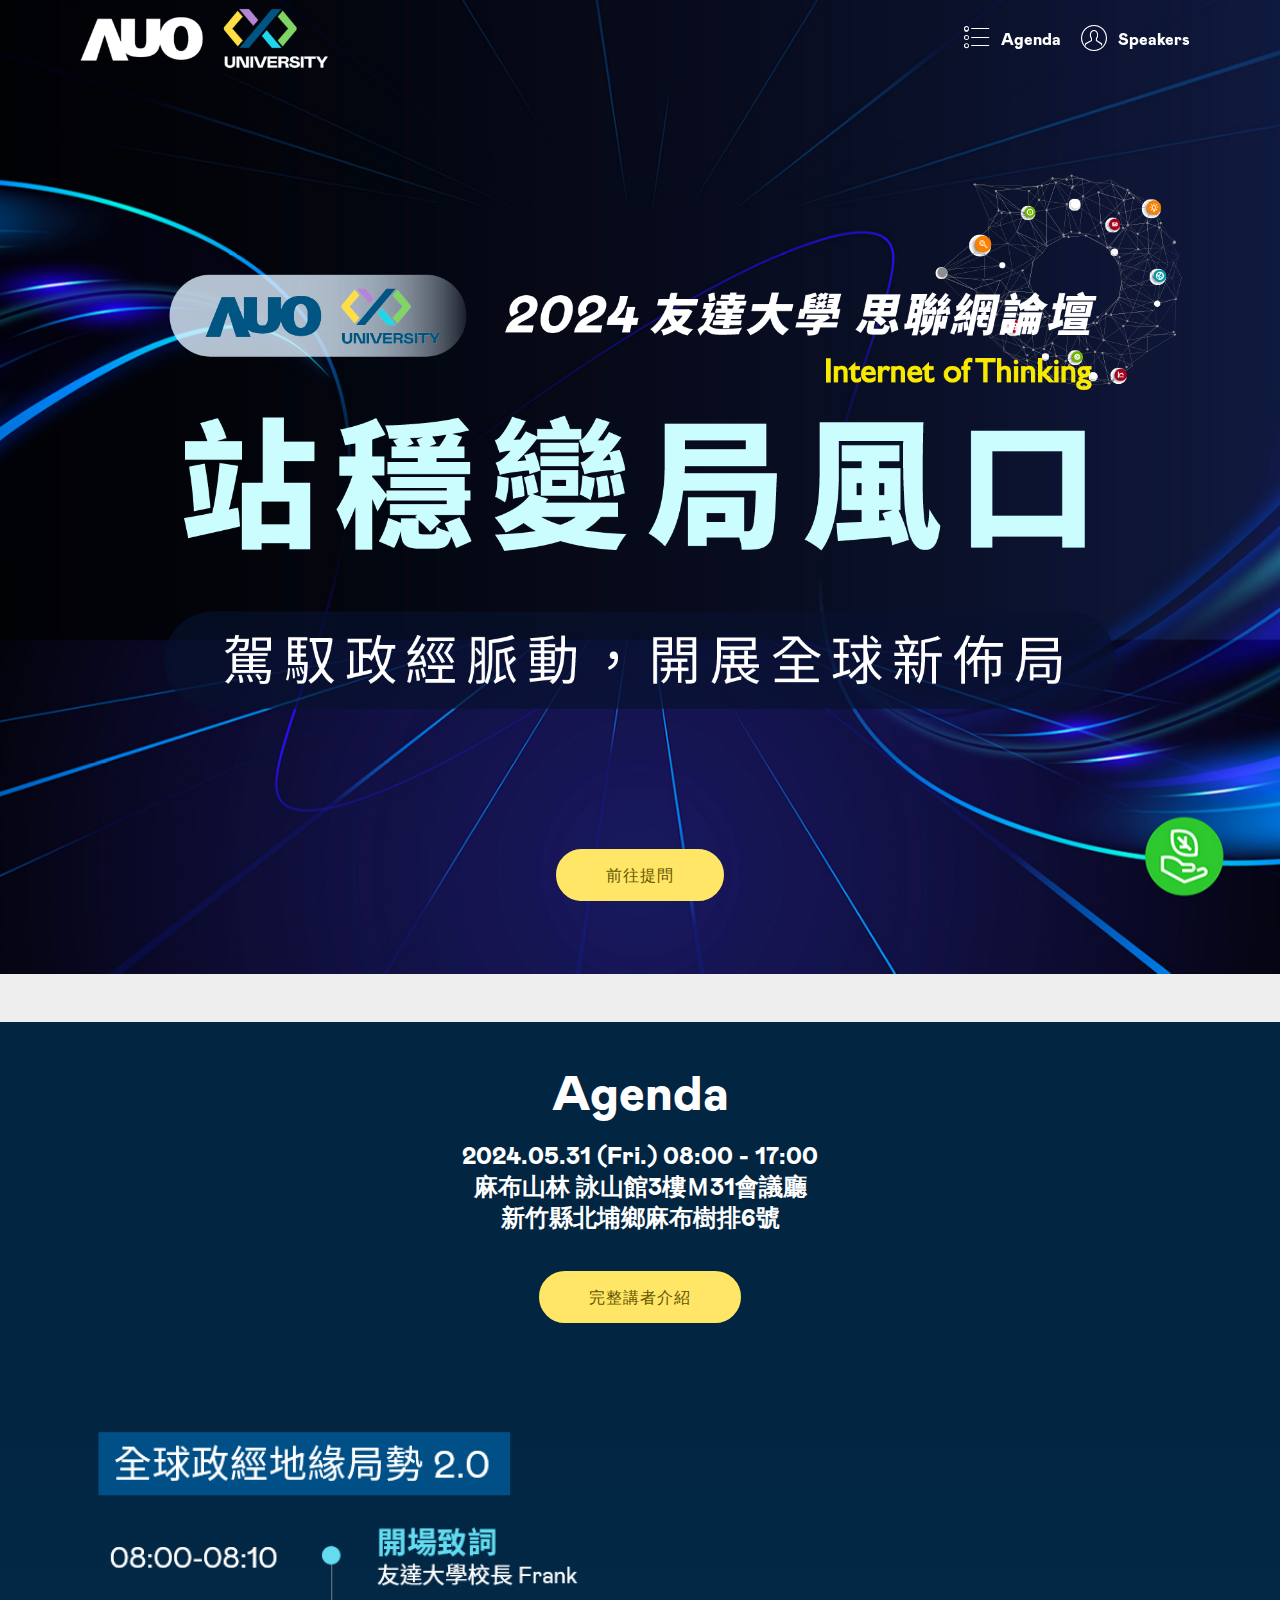
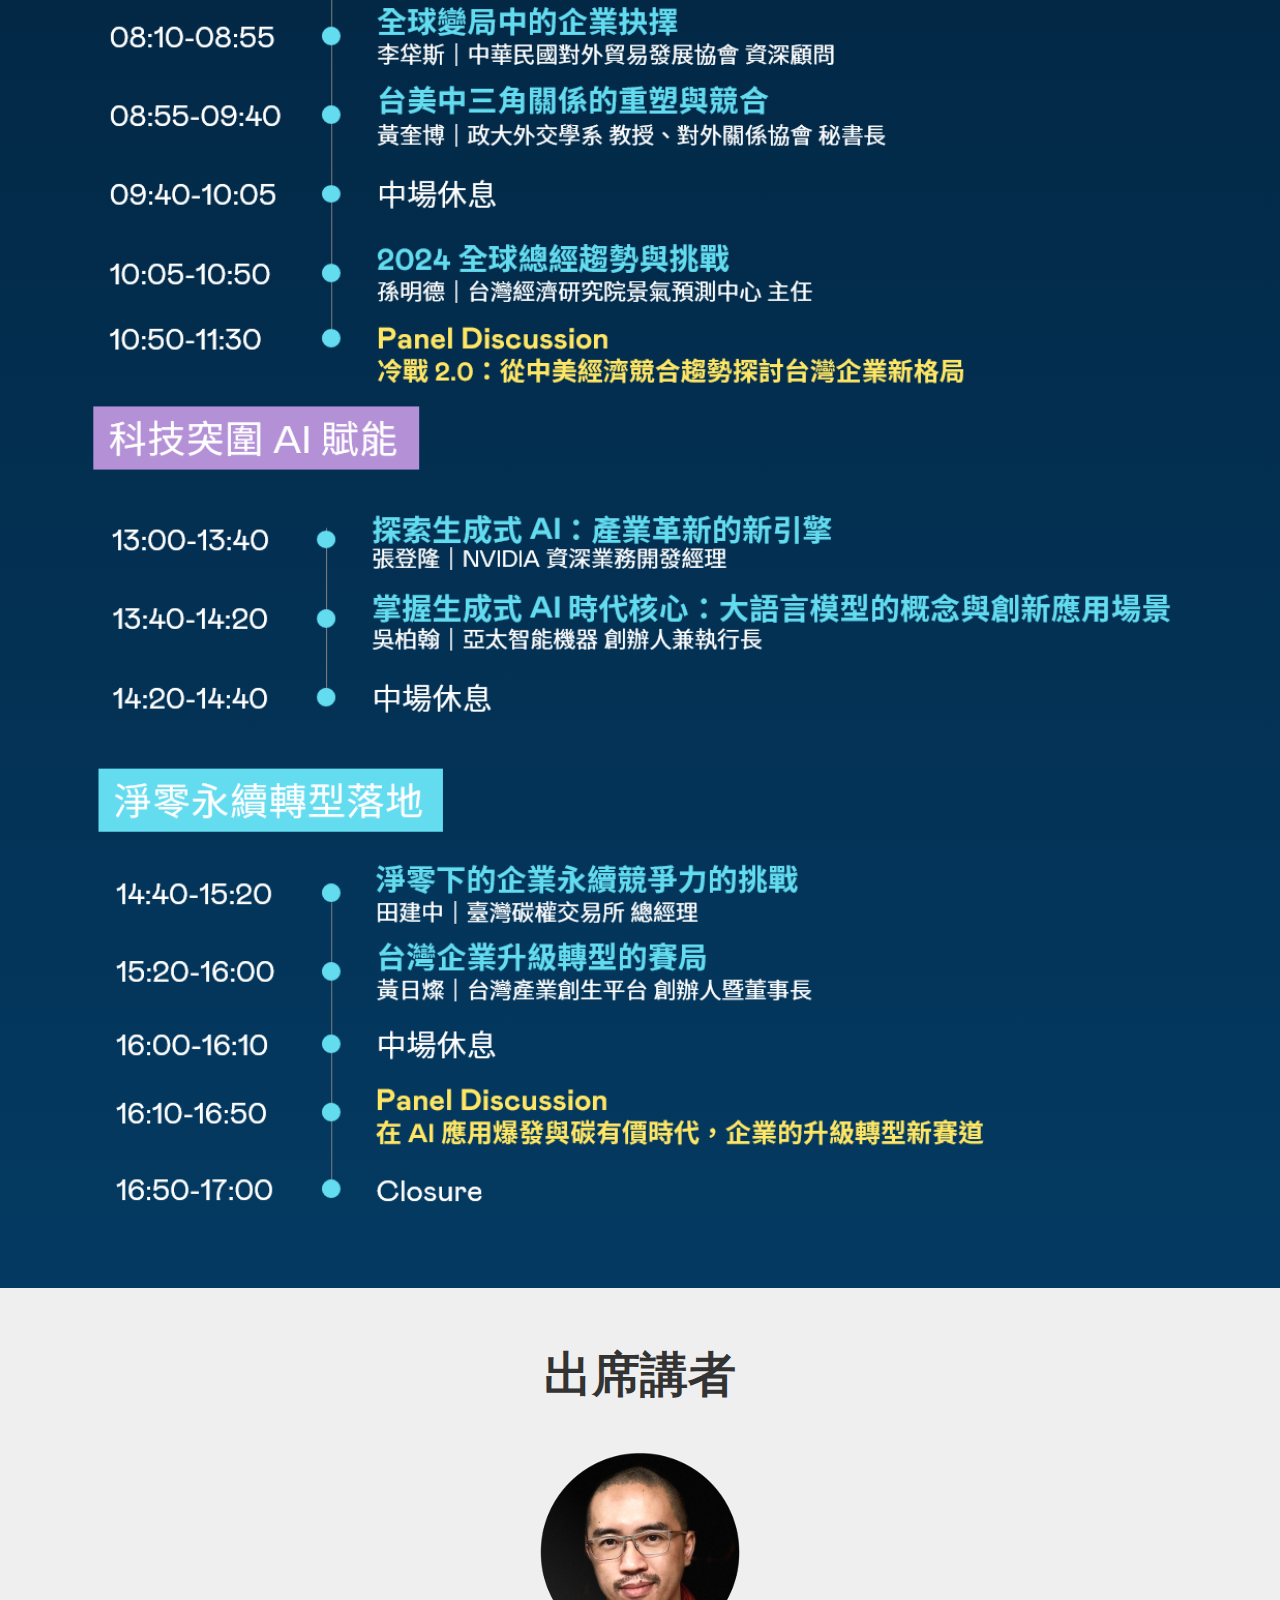
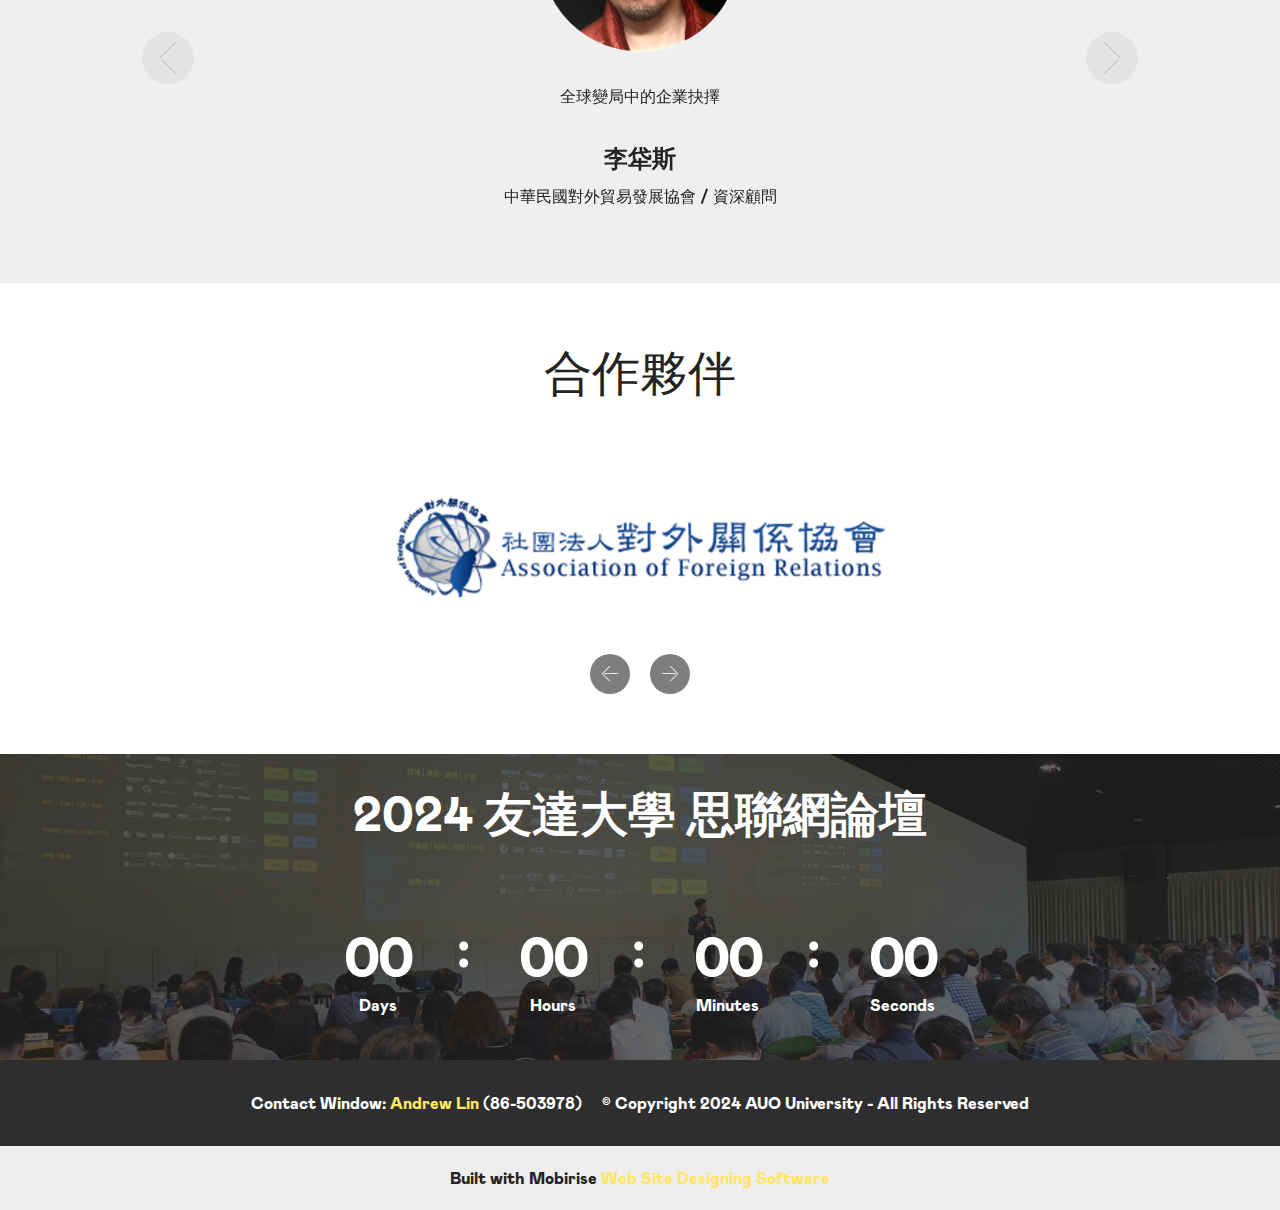
<file: index.html>
<!DOCTYPE html>
<html  >
<head>
  <!-- Site made with Mobirise Website Builder v5.8.9, https://mobirise.com -->
  <meta charset="UTF-8">
  <meta http-equiv="X-UA-Compatible" content="IE=edge">
  <meta name="generator" content="Mobirise v5.8.9, mobirise.com">
  <meta name="viewport" content="width=device-width, initial-scale=1, minimum-scale=1">
  <link rel="shortcut icon" href="assets/images/751X751.png" type="image/x-icon">
  <meta name="description" content="">
  <meta property="og:image" content="assets/images/751X751.png"> 
  
  
  <title>友達大學思聯網論壇</title>
  <link rel="stylesheet" href="assets/web/assets/mobirise-icons/mobirise-icons.css">
  <link rel="stylesheet" href="assets/bootstrap/css/bootstrap.min.css">
  <link rel="stylesheet" href="assets/bootstrap/css/bootstrap-grid.min.css">
  <link rel="stylesheet" href="assets/bootstrap/css/bootstrap-reboot.min.css">
  <link rel="stylesheet" href="assets/tether/tether.min.css">
  <link rel="stylesheet" href="assets/dropdown/css/style.css">
  <link rel="stylesheet" href="assets/theme/css/style.css">
  <link href="assets/fonts/style.css" rel="stylesheet">
  <link rel="preload" as="style" href="assets/mobirise/css/mbr-additional.css"><link rel="stylesheet" href="assets/mobirise/css/mbr-additional.css" type="text/css">

  
  
  
</head>
<body>
  
  <section class="menu cid-tEwEPbsbkI" once="menu" id="menu1-2v">

    

    <nav class="navbar navbar-expand beta-menu navbar-dropdown align-items-center navbar-fixed-top navbar-toggleable-sm bg-color transparent">
        <button class="navbar-toggler navbar-toggler-right" type="button" data-toggle="collapse" data-target="#navbarSupportedContent" aria-controls="navbarSupportedContent" aria-expanded="false" aria-label="Toggle navigation">
            <div class="hamburger">
                <span></span>
                <span></span>
                <span></span>
                <span></span>
            </div>
        </button>
        <div class="menu-logo">
            <div class="navbar-brand">
                <span class="navbar-logo">
                    <a href="index.html#header4-36">
                         <img src="assets/images/auo-university-logo-395x97.png" alt="Mobirise" style="height: 3.8rem;">
                    </a>
                    
               </span>
                
            </div>
        </div>
        


  
        <div class="collapse navbar-collapse" id="navbarSupportedContent">
            <ul class="navbar-nav nav-dropdown nav-right" data-app-modern-menu="true"><li class="nav-item">
                    <a class="nav-link link text-white text-primary display-4" href="index.html#content4-37"><span class="mbri-bulleted-list mbr-iconfont mbr-iconfont-btn"></span>
                        
                        Agenda</a>
                </li>
                <li class="nav-item">
                    <a class="nav-link link text-white text-primary display-4" href="speaker.html#header11-2k"><span class="mbri-user mbr-iconfont mbr-iconfont-btn"></span>
                        
                        Speakers</a>
                </li></ul>
            
        </div>
    </nav>
</section>

<section class="header4 cid-tEwZG8pBSR mbr-parallax-background" id="header4-36">

    

    

    <div class="container">
        <div class="row justify-content-md-center">
            <div class="media-content col-md-10">
                
                
                <div class="mbr-text align-center mbr-white pb-3">
                    
                </div>
                
            </div>
            <div class="mbr-figure pt-5">
                <img src="assets/images/head-word-4-1496x930.png" alt="Mobirise" style="width: 100%;">
               <p>
                
            </div>
         <div class="mbr-section-btn align-center py-4"><a class="btn btn-success display-4" href="https://app.sli.do/event/4MG8k3vEv6UdxtpV5AgkD4/live/questions" target="_blank">前往提問</a></div>
          
        </div>
    </div>
</section>

<section class="mbr-section content4 cid-tEwZH7SaMy" id="content4-37">

    

    <div class="container">
        <div class="media-container-row">
            <div class="title col-12 col-md-8">
                <h2 class="align-center pb-3 mbr-fonts-style display-2">
                    Agenda</h2>
                <h3 class="mbr-section-subtitle align-center mbr-light mbr-fonts-style display-5"><strong>2024.05.31 (Fri.) 08:00 - 17:00</strong><br><strong>麻布山林 詠山館3樓Ｍ31會議廳</strong><br><strong>新竹縣北埔鄉麻布樹排6號</strong></h3>
                <div class="mbr-section-btn align-center py-4"><a class="btn btn-success display-4" href="speaker.html#header11-2k" target="_blank">完整講者介紹</a></div>
            </div>
        </div>
    </div>
</section>

<section class="cid-tEwZHVctrL" id="image3-38">

    

    <figure class="mbr-figure container">
            <div class="image-block" style="width: 100%;">
                <img src="assets/images/-1115x1141.png" width="1400" alt="Mobirise">
                
            </div>
    </figure>
</section>

<section class="carousel slide testimonials-slider cid-tEwZJ6M48G" data-interval="false" id="testimonials-slider1-39">
    
    

    

    <div class="container text-center">
        <h2 class="pb-5 mbr-fonts-style display-2"><strong>
            出席講者</strong></h2>

        <div class="carousel slide" role="listbox" data-pause="true" data-keyboard="false" data-ride="carousel" data-interval="5000">
            <div class="carousel-inner">
                
                
<div class="carousel-item">
                    <div class="user col-md-8">
                        <div class="user_image">
                            <a href="speaker.html#features11-28" target="_blank" ><img src="assets/images/1-360x360.png" alt="" title=""></a>
                        </div>
                        <div class="user_text pb-3">
                            <p class="mbr-fonts-style display-7">全球變局中的企業抉擇<br></p>
                        </div>
                        <div class="user_name mbr-bold pb-2 mbr-fonts-style display-5">李牮斯</div>
                        <div class="user_desk mbr-light mbr-fonts-style display-7">中華民國對外貿易發展協會 / 資深顧問</div>
                    </div>
                </div><div class="carousel-item">
                    <div class="user col-md-8">
                        <div class="user_image">
                            <a href="speaker.html#features11-29" target="_blank" ><img src="assets/images/1-400x399.png" alt="" title=""></a>
                        </div>
                        <div class="user_text pb-3">
                            <p class="mbr-fonts-style display-7">台美中三角關係的重塑與競合<br></p>
                        </div>
                        <div class="user_name mbr-bold pb-2 mbr-fonts-style display-5">黃奎博</div>
                        <div class="user_desk mbr-light mbr-fonts-style display-7">國立政治大學外交學系 / 教授</div>
                    <div class="user_desk mbr-light mbr-fonts-style display-7">對外關係協會 / 秘書長</div>
                    </div>
                </div><div class="carousel-item">
                    <div class="user col-md-8">
                        <div class="user_image">
                            <a href="speaker.html#features11-2a" target="_blank" ><img src="assets/images/1-402x402.png" alt="" title=""></a>
                        </div>
                        <div class="user_text pb-3">
                            <p class="mbr-fonts-style display-7">2024 全球總經趨勢與挑戰<br></p>
                        </div>
                        <div class="user_name mbr-bold pb-2 mbr-fonts-style display-5">孫明德</div>
                        <div class="user_desk mbr-light mbr-fonts-style display-7">台灣經濟研究院 景氣預測中心 / 主任</div>
                    </div>
                </div><div class="carousel-item">
                    <div class="user col-md-8">
                        <div class="user_image">
                            <a href="speaker.html#features11-3f" target="_blank" ><img src="assets/images/1-401x401.png" alt="" title=""></a>
                        </div>
                        <div class="user_text pb-3">
                            <p class="mbr-fonts-style display-7">探索生成式 AI：產業革新的新引擎<br></p>
                        </div>
                        <div class="user_name mbr-bold pb-2 mbr-fonts-style display-5">張登隆</div>
                        <div class="user_desk mbr-light mbr-fonts-style display-7">NVIDIA /&nbsp;<span style="font-size: 1rem;">資深業務開發經理</span></div>
                    </div>
                </div><div class="carousel-item">
                    <div class="user col-md-8">
                        <div class="user_image">
                            <a href="speaker.html#features11-2b" target="_blank" ><img src="assets/images/1-356x356.png" alt="" title=""></a>
                        </div>
                        <div class="user_text pb-3">
                            <p class="mbr-fonts-style display-7">掌握生成式 AI 時代核心：大語言模型的概念與創新應用場景<br></p>
                        </div>
                        <div class="user_name mbr-bold pb-2 mbr-fonts-style display-5">吳柏翰</div>
                        <div class="user_desk mbr-light mbr-fonts-style display-7">亞太智能機器 / 創辦人兼執行長</div>
                    </div>
                </div><div class="carousel-item">
                    <div class="user col-md-8">
                        <div class="user_image">
                            <a href="speaker.html#features11-3g" target="_blank" ><img src="assets/images/1-400x400.png" alt="" title=""></a>
                        </div>
                        <div class="user_text pb-3">
                            <p class="mbr-fonts-style display-7">淨零下的企業永續競爭力挑戰<br></p>
                        </div>
                        <div class="user_name mbr-bold pb-2 mbr-fonts-style display-5">田建中</div>
                        <div class="user_desk mbr-light mbr-fonts-style display-7">臺灣碳權交易所 / 總經理</span></div>
                    </div>
                </div>
          
                      <div class="carousel-item">
                    <div class="user col-md-8">
                        <div class="user_image">
                            <a href="speaker.html#features11-2e" target="_blank" ><img src="assets/images/1-403x403.png" alt="" title=""></a>
                        </div>
                        <div class="user_text pb-3">
                            <p class="mbr-fonts-style display-7">台灣企業升級轉型的賽局</p>
                        </div>
                        <div class="user_name mbr-bold pb-2 mbr-fonts-style display-5">黃日燦
</div>
                        <div class="user_desk mbr-light mbr-fonts-style display-7">台灣產業創生平台 / 創辦人暨董事長</span></div>
                    </div>
                </div>
          </div>

            <div class="carousel-controls">
                <a class="carousel-control-prev" role="button" data-slide="prev">
                  <span aria-hidden="true" class="mbri-arrow-prev mbr-iconfont"></span>
                  <span class="sr-only">Previous</span>
                </a>
                
                <a class="carousel-control-next" role="button" data-slide="next">
                  <span aria-hidden="true" class="mbri-arrow-next mbr-iconfont"></span>
                  <span class="sr-only">Next</span>
                </a>
            </div>
        </div>
    </div>
</section>

<section class="clients cid-tEwZKqBCZg" data-interval="false" id="clients-3a">
      

    
        <div class="container mb-5">
            <div class="media-container-row">
                <div class="col-12 align-center">
                    <h2 class="mbr-section-title pb-3 mbr-fonts-style display-2">合作夥伴</h2>
                    
                </div>
            </div>
        </div>

    <div class="container">
        <div class="carousel slide" role="listbox" data-pause="true" data-keyboard="false" data-ride="carousel" data-interval="4000">
            <div class="carousel-inner" data-visible="1">
                
                
                
                
                
            <div class="carousel-item ">
                    <div class="media-container-row">
                        <div class="col-md-12">
                            <div class="wrap-img ">
                                <img src="assets/images/finance-logo-808x214.png" class="img-responsive clients-img" alt="">
                            </div>
                        </div>
                    </div>
                </div><div class="carousel-item ">
                    <div class="media-container-row">
                        <div class="col-md-12">
                            <div class="wrap-img ">
                                <img src="assets/images/tasc-logo-808x213.png" class="img-responsive clients-img" alt="">
                            </div>
                        </div>
                    </div>
                </div><div class="carousel-item ">
                    <div class="media-container-row">
                        <div class="col-md-12">
                            <div class="wrap-img ">
                                <img src="assets/images/logo-808x214.png" class="img-responsive clients-img" alt="">
                            </div>
                        </div>
                    </div>
                </div><div class="carousel-item ">
                    <div class="media-container-row">
                        <div class="col-md-12">
                            <div class="wrap-img ">
                                <img src="assets/images/ichef-logo-808x213.png" class="img-responsive clients-img" alt="">
                            </div>
                        </div>
                    </div>
                </div><div class="carousel-item ">
                    <div class="media-container-row">
                        <div class="col-md-12">
                            <div class="wrap-img ">
                                <img src="assets/images/-logo-808x214.png" class="img-responsive clients-img" alt="">
                            </div>
                        </div>
                    </div>
                </div><div class="carousel-item ">
                    <div class="media-container-row">
                        <div class="col-md-12">
                            <div class="wrap-img ">
                                <img src="assets/images/ikala-logo-808x214.png" class="img-responsive clients-img" alt="">
                            </div>
                        </div>
                    </div>
                </div><div class="carousel-item ">
                    <div class="media-container-row">
                        <div class="col-md-12">
                            <div class="wrap-img ">
                                <img src="assets/images/appier-logo-808x214.png" class="img-responsive clients-img" alt="">
                            </div>
                        </div>
                    </div>
                </div><div class="carousel-item ">
                    <div class="media-container-row">
                        <div class="col-md-12">
                            <div class="wrap-img ">
                                <img src="assets/images/to-642x214.png" class="img-responsive clients-img" alt="">
                            </div>
                        </div>
                    </div>
                   </div><div class="carousel-item ">
                    <div class="media-container-row">
                        <div class="col-md-12">
                            <div class="wrap-img ">
                                <img src="assets/images/nvidia-642x214.png" class="img-responsive clients-img" alt="">
                            </div>
                        </div>
                       </div>
                    </div></div>
            <div class="carousel-controls">
                <a data-app-prevent-settings="" class="carousel-control carousel-control-prev" role="button" data-slide="prev">
                    <span aria-hidden="true" class="mbri-left mbr-iconfont"></span>
                    <span class="sr-only">Previous</span>
                </a>
                <a data-app-prevent-settings="" class="carousel-control carousel-control-next" role="button" data-slide="next">
                    <span aria-hidden="true" class="mbri-right mbr-iconfont"></span>
                    <span class="sr-only">Next</span>
                </a>
            </div>
        </div>
    </div>
</section>

<section class="countdown1 cid-tEwZMIoSr3" id="countdown1-3c">
    
    
    <div class="mbr-overlay" style="opacity: 0.7; background-color: rgb(35, 35, 35);">
    </div>
    <div class="container ">
        <h2 class="mbr-section-title pb-3 align-center mbr-fonts-style display-2"><strong>2024 友達大學 思聯網論壇</strong></h2>
        
        
    </div>
    <div class="container countdown-cont align-center">
        <div class="daysCountdown col-xs-3 col-sm-3 col-md-3" title="Days"></div>
        <div class="hoursCountdown col-xs-3 col-sm-3 col-md-3" title="Hours"></div> 
        <div class="minutesCountdown col-xs-3 col-sm-3 col-md-3" title="Minutes"></div> 
        <div class="secondsCountdown col-xs-3 col-sm-3 col-md-3" title="Seconds"></div>
        <div class="countdown pt-5 mt-2" data-due-date="2024/05/31"> 
        </div>
    </div>
</section>

<section once="footers" class="cid-tEx2Svg1Ny" id="footer6-3e">

    

    

    <div class="container">
        <div class="media-container-row align-center mbr-white">
            <div class="col-12">
                <p class="mbr-text mb-0 mbr-fonts-style display-4">Contact Window: <a href="mailto:andrew.zq.lin@auo.com" class="text-primary">Andrew Lin</a>&nbsp;(86-503978)&nbsp; &nbsp; &nbsp;© Copyright 2024 AUO University - All Rights Reserved
                </p>
            </div>
        </div>
    </div>
</section><section class="display-7" style="padding: 0;align-items: center;justify-content: center;flex-wrap: wrap;    align-content: center;display: flex;position: relative;height: 4rem;"><a href="https://mobiri.se/2091466" style="flex: 1 1;height: 4rem;position: absolute;width: 100%;z-index: 1;"><img alt=" Free Web Site  Building Software" style="height: 4rem;" src="[data-uri]"></a><p style="margin: 0;text-align: center;" class="display-7">Built with Mobirise &#8204;</p><a style="z-index:1" href="https://mobirise.com/website-design-software.html">Web Site Designing Software</a></section><script src="assets/popper/popper.min.js"></script>  <script src="assets/web/assets/jquery/jquery.min.js"></script>  <script src="assets/bootstrap/js/bootstrap.min.js"></script>  <script src="assets/tether/tether.min.js"></script>  <script src="assets/smoothscroll/smooth-scroll.js"></script>  <script src="assets/parallax/jarallax.min.js"></script>  <script src="assets/bootstrapcarouselswipe/bootstrap-carousel-swipe.js"></script>  <script src="assets/mbr-testimonials-slider/mbr-testimonials-slider.js"></script>  <script src="assets/mbr-clients-slider/mbr-clients-slider.js"></script>  <script src="assets/countdown/jquery.countdown.min.js"></script>  <script src="assets/dropdown/js/nav-dropdown.js"></script>  <script src="assets/dropdown/js/navbar-dropdown.js"></script>  <script src="assets/touchswipe/jquery.touch-swipe.min.js"></script>  <script src="assets/theme/js/script.js"></script>  
  
  
</body>
</html>
</file>
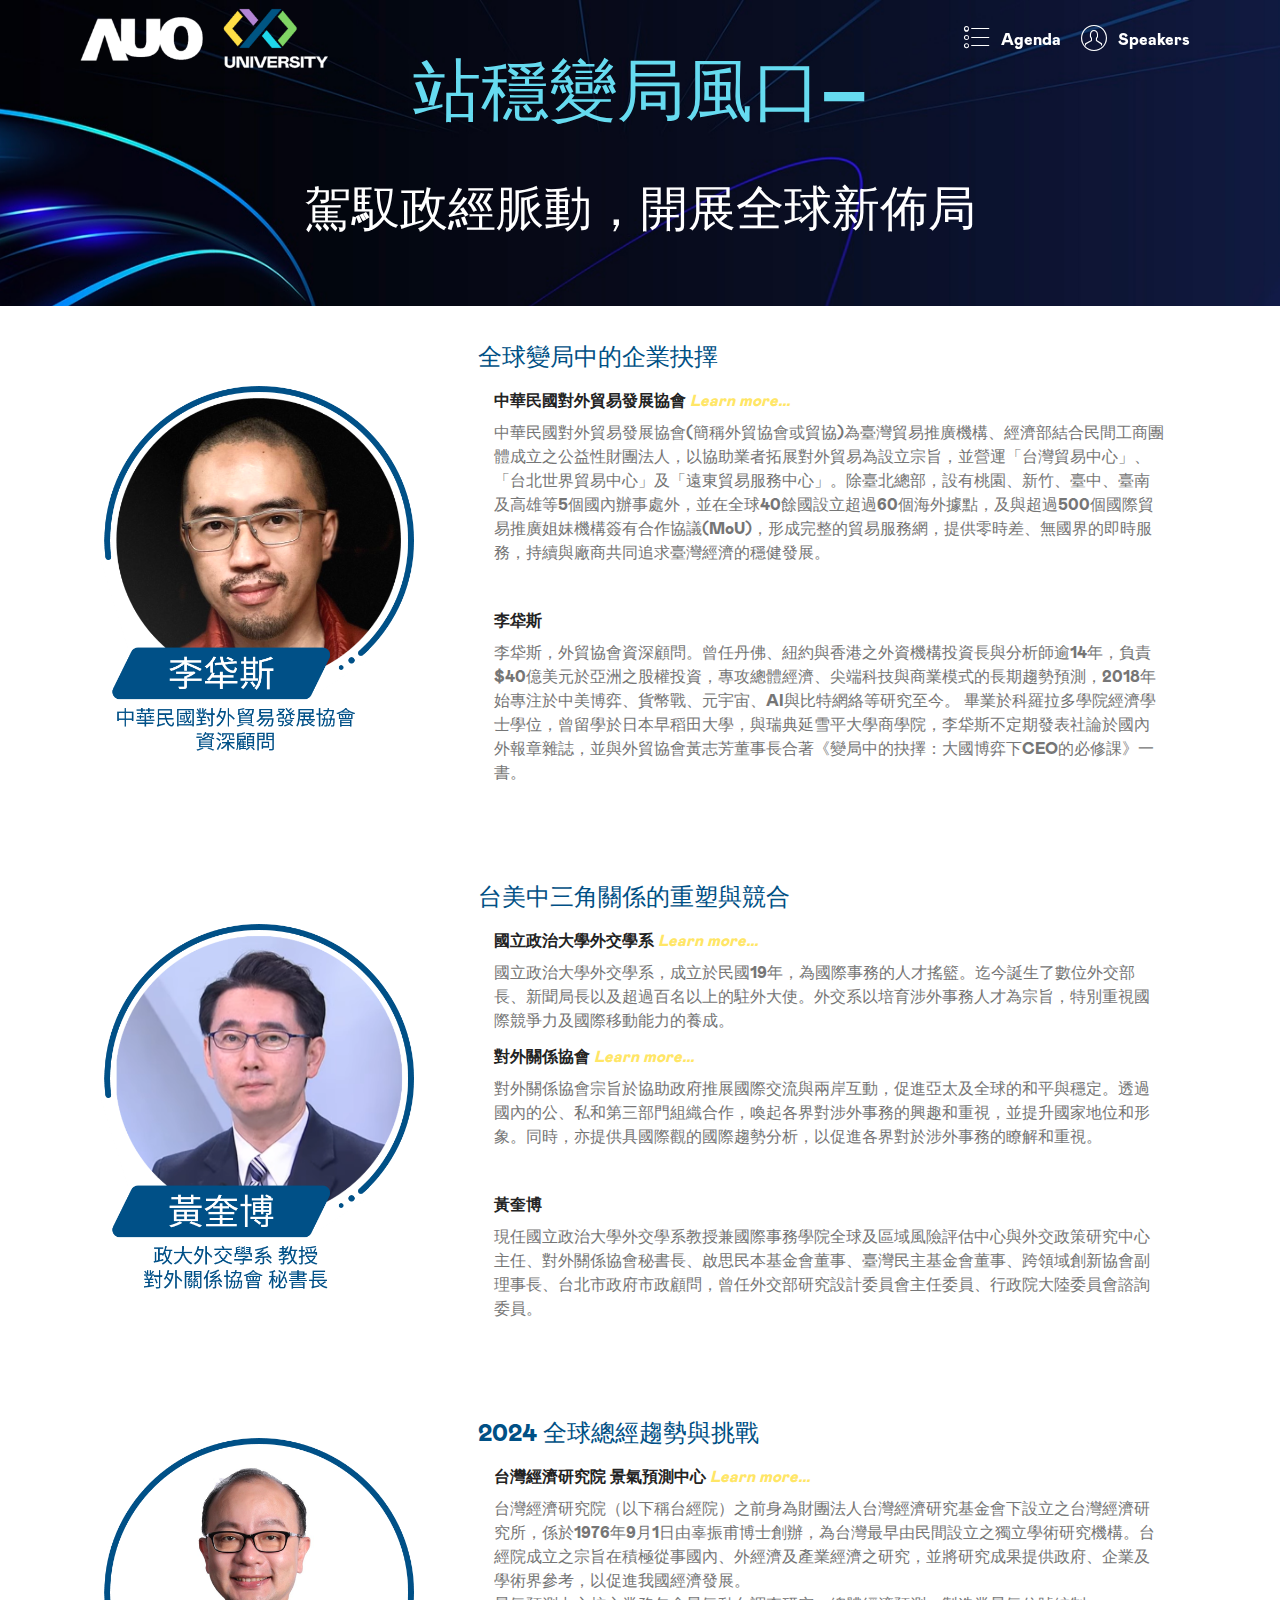
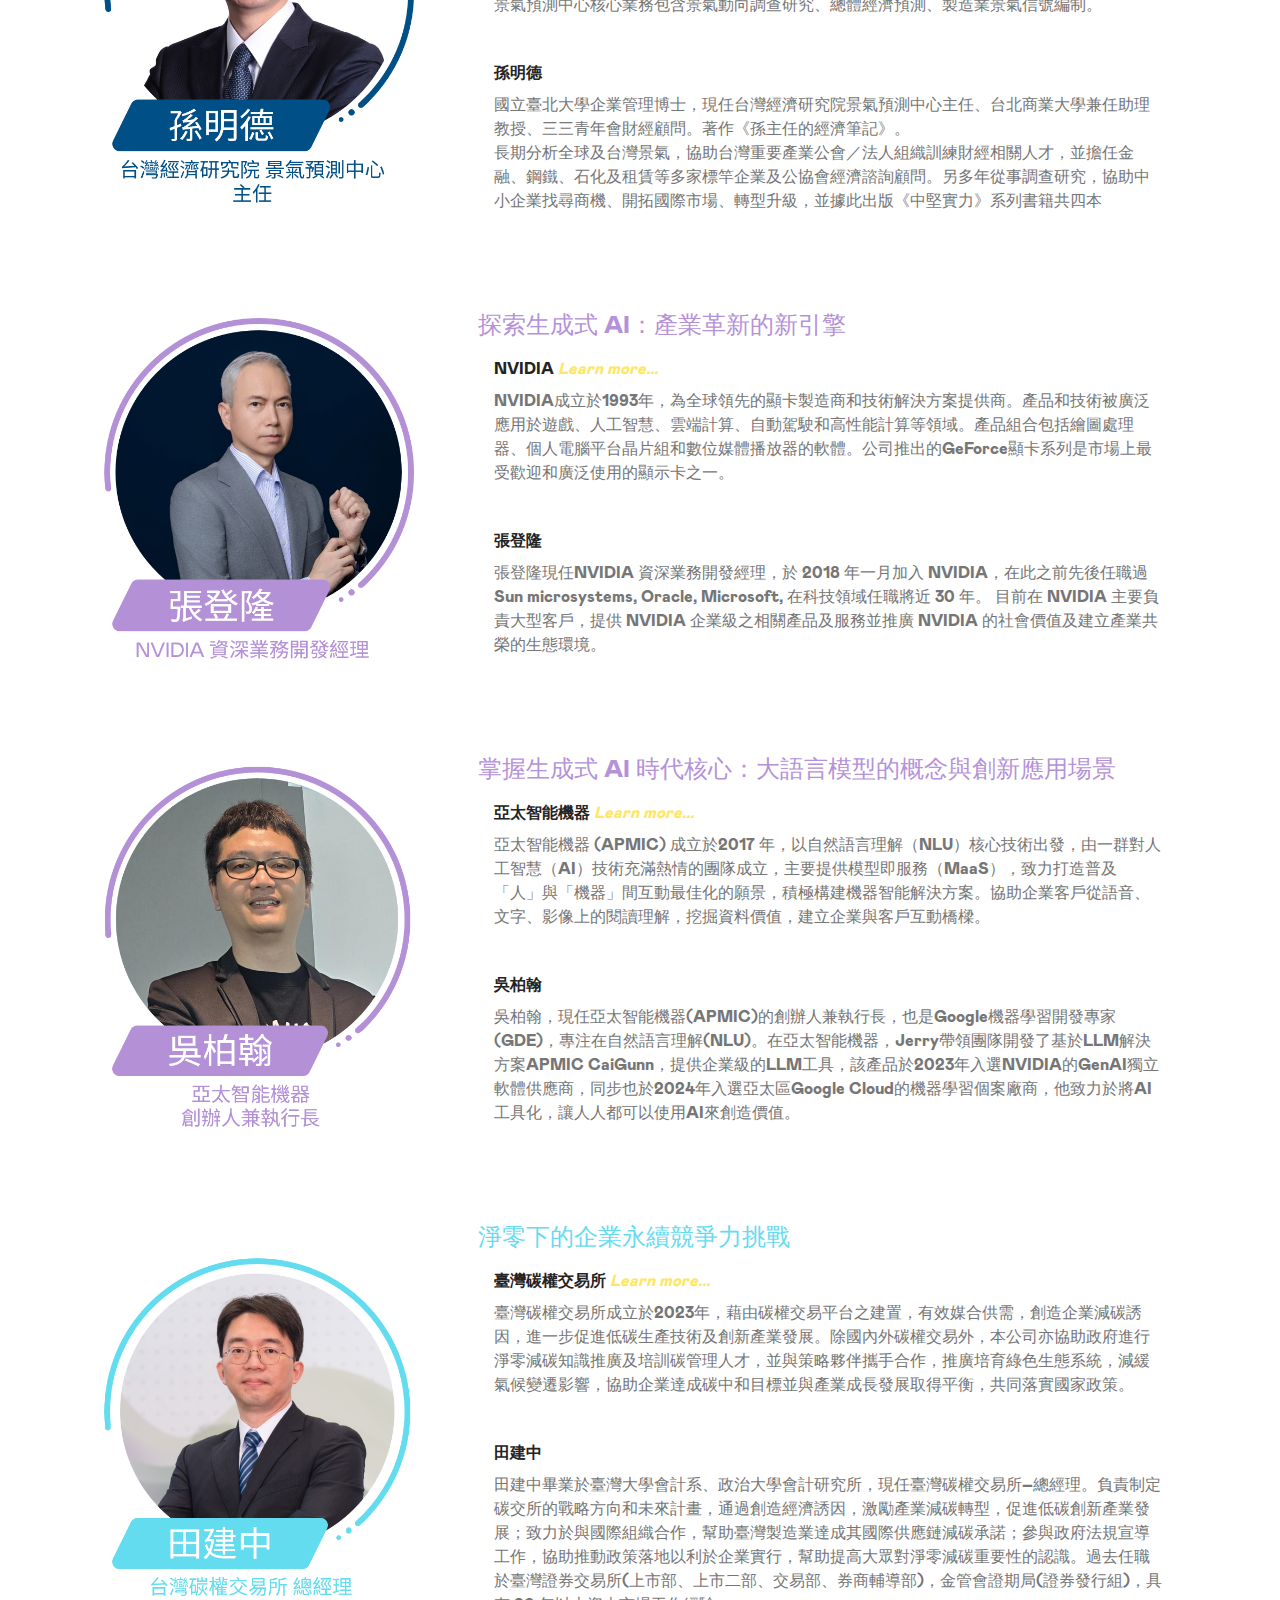
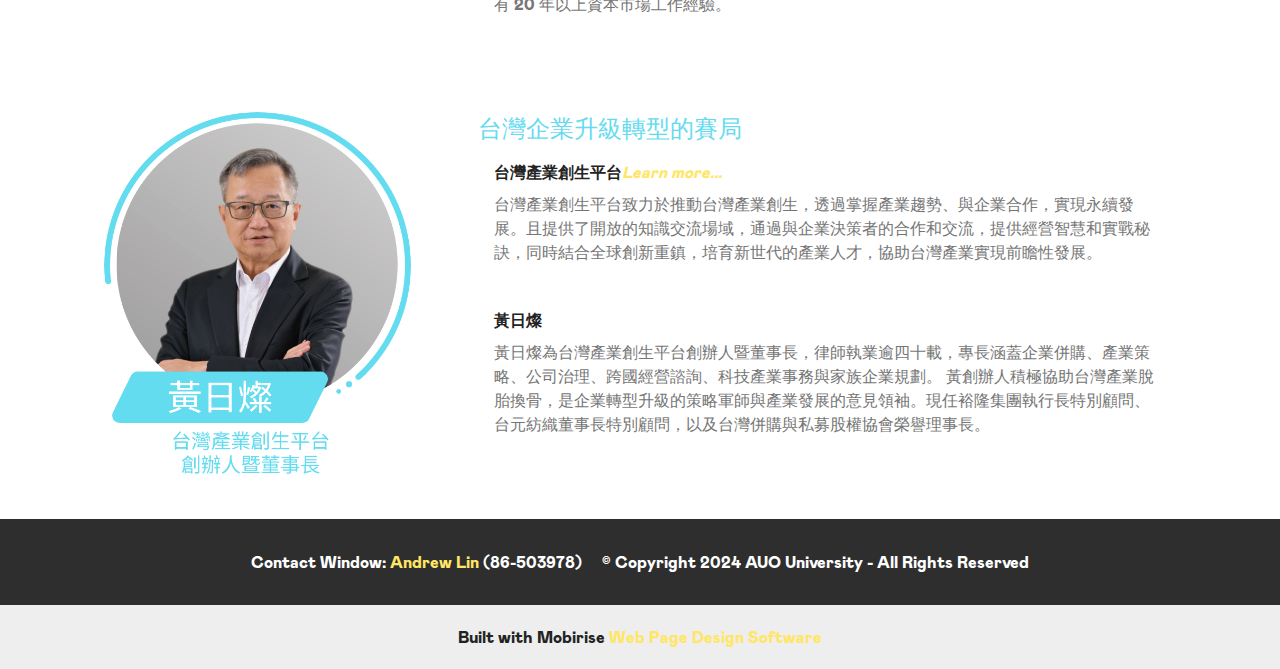
<file: speaker.html>
<!DOCTYPE html>
<html  >
<head>
  <!-- Site made with Mobirise Website Builder v5.8.9, https://mobirise.com -->
  <meta charset="UTF-8">
  <meta http-equiv="X-UA-Compatible" content="IE=edge">
  <meta name="generator" content="Mobirise v5.8.9, mobirise.com">
  <meta name="viewport" content="width=device-width, initial-scale=1, minimum-scale=1">
  <link rel="shortcut icon" href="assets/images/751X751.png" type="image/x-icon">
  <meta name="description" content="">
  <meta property="og:image" content="assets/images/751X751.png"> 
  
  <title>友達大學思聯網論壇 講者介紹</title>
  <link rel="stylesheet" href="assets/web/assets/mobirise-icons/mobirise-icons.css">
  <link rel="stylesheet" href="assets/bootstrap/css/bootstrap.min.css">
  <link rel="stylesheet" href="assets/bootstrap/css/bootstrap-grid.min.css">
  <link rel="stylesheet" href="assets/bootstrap/css/bootstrap-reboot.min.css">
  <link rel="stylesheet" href="assets/tether/tether.min.css">
  <link rel="stylesheet" href="assets/dropdown/css/style.css">
  <link rel="stylesheet" href="assets/theme/css/style.css">
  <link href="assets/fonts/style.css" rel="stylesheet">
  <link rel="preload" as="style" href="assets/mobirise/css/mbr-additional.css"><link rel="stylesheet" href="assets/mobirise/css/mbr-additional.css" type="text/css">

  
  
  
</head>
<body>
  
  <section class="menu cid-tEwEPbsbkI" once="menu" id="menu1-2v">

    

    <nav class="navbar navbar-expand beta-menu navbar-dropdown align-items-center navbar-fixed-top navbar-toggleable-sm bg-color transparent">
        <button class="navbar-toggler navbar-toggler-right" type="button" data-toggle="collapse" data-target="#navbarSupportedContent" aria-controls="navbarSupportedContent" aria-expanded="false" aria-label="Toggle navigation">
            <div class="hamburger">
                <span></span>
                <span></span>
                <span></span>
                <span></span>
            </div>
        </button>
        <div class="menu-logo">
            <div class="navbar-brand">
                <span class="navbar-logo">
                    <a href="index.html#header4-36">
                         <img src="assets/images/auo-university-logo-395x97.png" alt="Mobirise" style="height: 3.8rem;">
                    </a>
                </span>
                
            </div>
        </div>
        <div class="collapse navbar-collapse" id="navbarSupportedContent">
            <ul class="navbar-nav nav-dropdown nav-right" data-app-modern-menu="true"><li class="nav-item">
                    <a class="nav-link link text-white text-primary display-4" href="index.html#content4-37"><span class="mbri-bulleted-list mbr-iconfont mbr-iconfont-btn"></span>
                        
                        Agenda</a>
                </li>
                <li class="nav-item">
                    <a class="nav-link link text-white text-primary display-4" href="speaker.html#header11-2k"><span class="mbri-user mbr-iconfont mbr-iconfont-btn"></span>
                        
                        Speakers</a>
                </li></ul>
            
        </div>
    </nav>
</section>

<section class="header11 cid-tEwxmkiBbj mbr-parallax-background" id="header11-2k">

    <!-- Block parameters controls (Blue "Gear" panel) -->
    
    <!-- End block parameters -->

    
    <div class="container align-left">
        <div class="media-container-column mbr-white col-md-12">
            
            <h1 class="mbr-section-title py-3 mbr-fonts-style display-1">站穩變局風口–<br></h1>
            <p class="mbr-text py-3 mbr-fonts-style display-2">駕馭政經脈動，開展全球新佈局</p>
            
        </div>
    </div>

    
</section>

<section class="features11 cid-tEwoAbHcDv" id="features11-28">

    

    

    <div class="container">   
        <div class="col-md-12">
            <div class="media-container-row">
                <div class="mbr-figure m-auto" style="width: 35%;">
                    <img src="assets/images/-584x716.png" alt="Mobirise" title="">
                </div>
                <div class=" align-left aside-content">
                    <h2 class="mbr-title pt-2 mbr-fonts-style display-5">全球變局中的企業抉擇<br></h2>
                    <div class="mbr-section-text">
                        
                    </div>

                    <div class="block-content">
                        <div class="card p-3 pr-3">
                            <div class="media">
                                     
                                <div class="media-body">
                                    <h4 class="card-title mbr-fonts-style display-7"><strong>
                                        中華民國對外貿易發展協會 <a href="https://www.taitra.org.tw/" target="_blank" class="text-primary"><em>Learn more...</em></a></strong></h4>
                                </div>
                            </div>                

                            <div class="card-box">
                                <p class="block-text mbr-fonts-style display-7">中華民國對外貿易發展協會(簡稱外貿協會或貿協)為臺灣貿易推廣機構、經濟部結合民間工商團體成立之公益性財團法人，以協助業者拓展對外貿易為設立宗旨，並營運「台灣貿易中心」、「台北世界貿易中心」及「遠東貿易服務中心」。除臺北總部，設有桃園、新竹、臺中、臺南及高雄等5個國內辦事處外，並在全球40餘國設立超過60個海外據點，及與超過500個國際貿易推廣姐妹機構簽有合作協議(MoU)，形成完整的貿易服務網，提供零時差、無國界的即時服務，持續與廠商共同追求臺灣經濟的穩健發展。</p>
                            </div>
                        </div>

                        <div class="card p-3 pr-3">
                            <div class="media">
                                     
                                <div class="media-body">
                                    <h4 class="card-title mbr-fonts-style display-7"><strong>
                                        李牮斯</strong></h4>
                                </div>
                            </div>                

                            <div class="card-box">
                                <p class="block-text mbr-fonts-style display-7">李牮斯，外貿協會資深顧問。曾任丹佛、紐約與香港之外資機構投資長與分析師逾14年，負責$40億美元於亞洲之股權投資，專攻總體經濟、尖端科技與商業模式的長期趨勢預測，2018年始專注於中美博弈、貨幣戰、元宇宙、AI與比特網絡等研究至今。 畢業於科羅拉多學院經濟學士學位，曾留學於日本早稻田大學，與瑞典延雪平大學商學院，李牮斯不定期發表社論於國內外報章雜誌，並與外貿協會黃志芳董事長合著《變局中的抉擇：大國博弈下CEO的必修課》一書。
                                </p>
                            </div>
                        </div>
                    </div>
                </div>
            </div>
        </div> 
    </div>          
</section>

<section class="features11 cid-tEwoAc2hOX" id="features11-29">

    
    <div class="container">   
        <div class="col-md-12">
            <div class="media-container-row">
                <div class="mbr-figure m-auto" style="width: 35%;">
                    <img src="assets/images/-609x716.png" alt="Mobirise" title="">
                </div>
                <div class=" align-left aside-content">
                    <h2 class="mbr-title pt-2 mbr-fonts-style display-5">台美中三角關係的重塑與競合<br></h2>
                    <div class="mbr-section-text">
                        
                    </div>

                    <div class="block-content">
                        <div class="card p-3 pr-3">
                            <div class="media">
                                     
                                <div class="media-body">
                                    <h4 class="card-title mbr-fonts-style display-7"><strong>
                                        國立政治大學外交學系 <a href="https://diplomacy.nccu.edu.tw/" target="_blank" class="text-primary"><em>Learn more...</em></a></strong></h4>
                                </div>
                            </div>                

                            <div class="card-box">
                                <p class="block-text mbr-fonts-style display-7">
                                   國立政治大學外交學系，成立於民國19年，為國際事務的人才搖籃。迄今誕生了數位外交部長、新聞局長以及超過百名以上的駐外大使。外交系以培育涉外事務人才為宗旨，特別重視國際競爭力及國際移動能力的養成。
                                </p>
                            </div>
                           <div class="media">
                                     
                                <div class="media-body">
                                    <h4 class="card-title mbr-fonts-style display-7"><strong>
                                        對外關係協會 <a href="http://www.afr.org.tw/" target="_blank" class="text-primary"><em>Learn more...</em></a></strong></h4>
                                </div>
                            </div>                

                            <div class="card-box">
                                <p class="block-text mbr-fonts-style display-7">
                                   對外關係協會宗旨於協助政府推展國際交流與兩岸互動，促進亞太及全球的和平與穩定。透過國內的公、私和第三部門組織合作，喚起各界對涉外事務的興趣和重視，並提升國家地位和形象。同時，亦提供具國際觀的國際趨勢分析，以促進各界對於涉外事務的瞭解和重視。
                                </p>
                            </div>
                        </div>

                        <div class="card p-3 pr-3">
                            <div class="media">
                                     
                                <div class="media-body">
                                    <h4 class="card-title mbr-fonts-style display-7"><strong>
                                        黃奎博</strong></h4>
                                </div>
                            </div>                

                            <div class="card-box">
                                <p class="block-text mbr-fonts-style display-7">現任國立政治大學外交學系教授兼國際事務學院全球及區域風險評估中心與外交政策研究中心主任、對外關係協會秘書長、啟思民本基金會董事、臺灣民主基金會董事、跨領域創新協會副理事長、台北市政府市政顧問，曾任外交部研究設計委員會主任委員、行政院大陸委員會諮詢委員。
                                </p>
                            </div>
                        </div>
                    </div>
                </div>
            </div>
        </div> 
    </div>          
</section>

<section class="features11 cid-tEwoAcnhvt" id="features11-2a">

    

    

    <div class="container">   
        <div class="col-md-12">
            <div class="media-container-row">
                <div class="mbr-figure m-auto" style="width: 35%;">
                    <img src="assets/images/-600x715.png" alt="Mobirise" title="">
                </div>
                <div class=" align-left aside-content">
                    <h2 class="mbr-title pt-2 mbr-fonts-style display-5">2024 全球總經趨勢與挑戰
<br></h2>
                    <div class="mbr-section-text">
                        
                    </div>

                    <div class="block-content">
                        <div class="card p-3 pr-3">
                            <div class="media">
                                     
                                <div class="media-body">
                                    <h4 class="card-title mbr-fonts-style display-7"><strong>台灣經濟研究院 景氣預測中心 <a href="https://www.tier.org.tw/index.aspx" target="_blank" class="text-primary"><em>Learn more...</em></a></strong></h4>
                                </div>
                            </div>                

                            <div class="card-box">
                                <p class="block-text mbr-fonts-style display-7">台灣經濟研究院（以下稱台經院）之前身為財團法人台灣經濟研究基金會下設立之台灣經濟研究所，係於1976年9月1日由辜振甫博士創辦，為台灣最早由民間設立之獨立學術研究機構。台經院成立之宗旨在積極從事國內、外經濟及產業經濟之研究，並將研究成果提供政府、企業及學術界參考，以促進我國經濟發展。<br>景氣預測中心核心業務包含景氣動向調查研究、總體經濟預測、製造業景氣信號編制。</p>
                            </div>
                        </div>

                        <div class="card p-3 pr-3">
                            <div class="media">
                                     
                                <div class="media-body">
                                    <h4 class="card-title mbr-fonts-style display-7"><strong>
                                        孫明德</strong></h4>
                                </div>
                            </div>                

                            <div class="card-box">
                                <p class="block-text mbr-fonts-style display-7">國立臺北大學企業管理博士，現任台灣經濟研究院景氣預測中心主任、台北商業大學兼任助理教授、三三青年會財經顧問。著作《孫主任的經濟筆記》。<br>長期分析全球及台灣景氣，協助台灣重要產業公會／法人組織訓練財經相關人才，並擔任金融、鋼鐵、石化及租賃等多家標竿企業及公協會經濟諮詢顧問。另多年從事調查研究，協助中小企業找尋商機、開拓國際市場、轉型升級，並據此出版《中堅實力》系列書籍共四本</p>
                            </div>
                        </div>
                    </div>
                </div>
            </div>
        </div> 
    </div>          
</section>

<section class="features11 cid-tEz5a5XWAQ" id="features11-3f">

    

    

    <div class="container">   
        <div class="col-md-12">
            <div class="media-container-row">
                <div class="mbr-figure m-auto" style="width: 35%;">
                    <img src="assets/images/-610x717.png" alt="Mobirise" title="">
                </div>
                <div class=" align-left aside-content">
                    <h2 class="mbr-title pt-2 mbr-fonts-style display-5">探索生成式 AI：產業革新的新引擎<br></h2>
                    <div class="mbr-section-text">
                        
                    </div>

                    <div class="block-content">
                        <div class="card p-3 pr-3">
                            <div class="media">
                                     
                                <div class="media-body">
                                    <h4 class="card-title mbr-fonts-style display-7"><strong>NVIDIA <a href="https://www.nvidia.com/zh-tw/" target="_blank" class="text-primary"><em>Learn more...</em></a></strong></h4>
                                </div>
                            </div>                

                            <div class="card-box">
                                <p class="block-text mbr-fonts-style display-7">NVIDIA成立於1993年，為全球領先的顯卡製造商和技術解決方案提供商。產品和技術被廣泛應用於遊戲、人工智慧、雲端計算、自動駕駛和高性能計算等領域。產品組合包括繪圖處理器、個人電腦平台晶片組和數位媒體播放器的軟體。公司推出的GeForce顯卡系列是市場上最受歡迎和廣泛使用的顯示卡之一。</p>
                            </div>
                        </div>

                        <div class="card p-3 pr-3">
                            <div class="media">
                                     
                                <div class="media-body">
                                    <h4 class="card-title mbr-fonts-style display-7"><strong>
                                        張登隆</strong></h4>
                                </div>
                            </div>                

                            <div class="card-box">
                                <p class="block-text mbr-fonts-style display-7">張登隆現任NVIDIA 資深業務開發經理，於 2018 年一月加入 NVIDIA，在此之前先後任職過 Sun microsystems, Oracle, Microsoft, 在科技領域任職將近 30 年。 目前在 NVIDIA 主要負責大型客戶，提供 NVIDIA 企業級之相關產品及服務並推廣 NVIDIA 的社會價值及建立產業共榮的生態環境。
                                </p>
                            </div>
                        </div>
                    </div>
                </div>
            </div>
        </div> 
    </div>          
</section>

<section class="features11 cid-tEwoAcJmrX" id="features11-2b">

    

    

    <div class="container">   
        <div class="col-md-12">
            <div class="media-container-row">
                <div class="mbr-figure m-auto" style="width: 35%;">
                    <img src="assets/images/-587x716.png" alt="Mobirise" title="">
                </div>
                <div class=" align-left aside-content">
                    <h2 class="mbr-title pt-2 mbr-fonts-style display-5">掌握生成式 AI 時代核心：大語言模型的概念與創新應用場景
<br></h2>
                    <div class="mbr-section-text">
                        
                    </div>

                    <div class="block-content">
                        <div class="card p-3 pr-3">
                            <div class="media">
                                     
                                <div class="media-body">
                                    <h4 class="card-title mbr-fonts-style display-7"><strong>
                                        亞太智能機器 <a href="https://www.ap-mic.com/" target="_blank" class="text-primary"><em>Learn more...</em></a></strong></h4>
                                </div>
                            </div>                

                            <div class="card-box">
                                <p class="block-text mbr-fonts-style display-7">
                                   亞太智能機器 (APMIC) 成立於2017 年，以自然語言理解（NLU）核心技術出發，由一群對人工智慧（AI）技術充滿熱情的團隊成立，主要提供模型即服務（MaaS），致力打造普及「人」與「機器」間互動最佳化的願景，積極構建機器智能解決方案。協助企業客戶從語音、文字、影像上的閱讀理解，挖掘資料價值，建立企業與客戶互動橋樑。</p>
                            </div>
                        </div>

                        <div class="card p-3 pr-3">
                            <div class="media">
                                     
                                <div class="media-body">
                                    <h4 class="card-title mbr-fonts-style display-7"><strong>
                                        吳柏翰</strong></h4>
                                </div>
                            </div>                

                            <div class="card-box">
                                <p class="block-text mbr-fonts-style display-7">吳柏翰，現任亞太智能機器(APMIC)的創辦人兼執行長，也是Google機器學習開發專家(GDE)，專注在自然語言理解(NLU)。在亞太智能機器，Jerry帶領團隊開發了基於LLM解決方案APMIC CaiGunn，提供企業級的LLM工具，該產品於2023年入選NVIDIA的GenAI獨立軟體供應商，同步也於2024年入選亞太區Google Cloud的機器學習個案廠商，他致力於將AI工具化，讓人人都可以使用AI來創造價值。
                                </p>
                            </div>
                        </div>
                    </div>
                </div>
            </div>
        </div> 
    </div>          
</section>

<section class="features11 cid-tEAth79HAK" id="features11-3g">

    

    

    <div class="container">   
        <div class="col-md-12">
            <div class="media-container-row">
                <div class="mbr-figure m-auto" style="width: 35%;">
                    <img src="assets/images/-611x718.png" alt="Mobirise" title="">
                </div>
                <div class=" align-left aside-content">
                    <h2 class="mbr-title pt-2 mbr-fonts-style display-5">淨零下的企業永續競爭力挑戰<br></h2>
                    <div class="mbr-section-text">
                        
                    </div>

                    <div class="block-content">
                        <div class="card p-3 pr-3">
                            <div class="media">
                                     
                                <div class="media-body">
                                    <h4 class="card-title mbr-fonts-style display-7"><strong>
                                        臺灣碳權交易所 </strong><a href="https://www.tcx.com.tw/zh/" target="_blank" class="text-primary" style=""><em>Learn more...</em></a></h4>
                                </div>
                            </div>                

                            <div class="card-box">
                                <p class="block-text mbr-fonts-style display-7">
                                   臺灣碳權交易所成立於2023年，藉由碳權交易平台之建置，有效媒合供需，創造企業減碳誘因，進一步促進低碳生產技術及創新產業發展。除國內外碳權交易外，本公司亦協助政府進行淨零減碳知識推廣及培訓碳管理人才，並與策略夥伴攜手合作，推廣培育綠色生態系統，減緩氣候變遷影響，協助企業達成碳中和目標並與產業成長發展取得平衡，共同落實國家政策。
                                </p>
                            </div>
                        </div>

                        <div class="card p-3 pr-3">
                            <div class="media">
                                     
                                <div class="media-body">
                                    <h4 class="card-title mbr-fonts-style display-7"><strong>
                                        田建中</strong></h4>
                                </div>
                            </div>                

                            <div class="card-box">
                                <p class="block-text mbr-fonts-style display-7">田建中畢業於臺灣大學會計系、政治大學會計研究所，現任臺灣碳權交易所–總經理。負責制定碳交所的戰略方向和未來計畫，通過創造經濟誘因，激勵產業減碳轉型，促進低碳創新產業發展；致力於與國際組織合作，幫助臺灣製造業達成其國際供應鏈減碳承諾；參與政府法規宣導工作，協助推動政策落地以利於企業實行，幫助提高大眾對淨零減碳重要性的認識。過去任職於臺灣證券交易所(上市部、上市二部、交易部、券商輔導部)，金管會證期局(證券發行組)，具有 20 年以上資本市場工作經驗。

                                </p>
                            </div>
                        </div>
                    </div>
                </div>
            </div>
        </div> 
    </div>          
</section>

<section class="features11 cid-tEwpS5B6vc" id="features11-2e">

    

    

    <div class="container">   
        <div class="col-md-12">
            <div class="media-container-row">
                <div class="mbr-figure m-auto" style="width: 35%;">
                    <img src="assets/images/-583x716.png" alt="Mobirise" title="">
                </div>
                <div class=" align-left aside-content">
                    <h2 class="mbr-title pt-2 mbr-fonts-style display-5">台灣企業升級轉型的賽局<br></h2>
                    <div class="mbr-section-text">
                        
                    </div>

                    <div class="block-content">
                        <div class="card p-3 pr-3">
                            <div class="media">
                                     
                                <div class="media-body">
                                    <h4 class="card-title mbr-fonts-style display-7"><strong>台灣產業創生平台<a href="https://www.tw-ren.com/" target="_blank" class="text-primary"><em>Learn more...</em></a></strong></h4>
                                </div>
                            </div>                

                            <div class="card-box">
                                <p class="block-text mbr-fonts-style display-7">台灣產業創生平台致力於推動台灣產業創生，透過掌握產業趨勢、與企業合作，實現永續發展。且提供了開放的知識交流場域，通過與企業決策者的合作和交流，提供經營智慧和實戰秘訣，同時結合全球創新重鎮，培育新世代的產業人才，協助台灣產業實現前瞻性發展。</p>
                            </div>
                        </div>

                        <div class="card p-3 pr-3">
                            <div class="media">
                                     
                                <div class="media-body">
                                    <h4 class="card-title mbr-fonts-style display-7"><strong>
                                        黃日燦</strong></h4>
                                </div>
                            </div>                

                            <div class="card-box">
                                <p class="block-text mbr-fonts-style display-7">黃日燦為台灣產業創生平台創辦人暨董事長，律師執業逾四十載，專長涵蓋企業併購、產業策略、公司治理、跨國經營諮詢、科技產業事務與家族企業規劃。 黃創辦人積極協助台灣產業脫胎換骨，是企業轉型升級的策略軍師與產業發展的意見領袖。現任裕隆集團執行長特別顧問、台元紡織董事長特別顧問，以及台灣併購與私募股權協會榮譽理事長。
                                </p>
                            </div>
                        </div>
                    </div>
                </div>
            </div>
        </div> 
    </div>          
</section>

<section once="footers" class="cid-tEx2Svg1Ny" id="footer6-3e">

    

    

    <div class="container">
        <div class="media-container-row align-center mbr-white">
            <div class="col-12">
                <p class="mbr-text mb-0 mbr-fonts-style display-4">Contact Window: <a href="mailto:Andrew.ZQ.Lin@auo.com" class="text-primary">Andrew Lin</a>&nbsp;(86-503978)&nbsp; &nbsp; &nbsp;© Copyright 2024 AUO University - All Rights Reserved
                </p>
            </div>
        </div>
    </div>
</section><section class="display-7" style="padding: 0;align-items: center;justify-content: center;flex-wrap: wrap;    align-content: center;display: flex;position: relative;height: 4rem;"><a href="https://mobiri.se/2091466" style="flex: 1 1;height: 4rem;position: absolute;width: 100%;z-index: 1;"><img alt=" Free Web Page  Building Software" style="height: 4rem;" src="[data-uri]"></a><p style="margin: 0;text-align: center;" class="display-7">Built with Mobirise &#8204;</p><a style="z-index:1" href="https://mobirise.com/website-design-software.html">Web Page Design Software</a></section><script src="assets/popper/popper.min.js"></script>  <script src="assets/web/assets/jquery/jquery.min.js"></script>  <script src="assets/bootstrap/js/bootstrap.min.js"></script>  <script src="assets/tether/tether.min.js"></script>  <script src="assets/smoothscroll/smooth-scroll.js"></script>  <script src="assets/parallax/jarallax.min.js"></script>  <script src="assets/dropdown/js/nav-dropdown.js"></script>  <script src="assets/dropdown/js/navbar-dropdown.js"></script>  <script src="assets/touchswipe/jquery.touch-swipe.min.js"></script>  <script src="assets/theme/js/script.js"></script>  
  
  
</body>
</html>
</file>
<file: assets/web/assets/mobirise-icons/mobirise-icons.css>
@font-face {
  font-family: 'MobiriseIcons';
  src:  url('mobirise-icons.eot?spat4u');
  src:  url('mobirise-icons.eot?spat4u#iefix') format('embedded-opentype'),
    url('mobirise-icons.ttf?spat4u') format('truetype'),
    url('mobirise-icons.woff?spat4u') format('woff'),
    url('mobirise-icons.svg?spat4u#MobiriseIcons') format('svg');
  font-weight: normal;
  font-style: normal;
  font-display: swap;
}

[class^="mbri-"], [class*=" mbri-"] {
  /* use !important to prevent issues with browser extensions that change fonts */
  font-family: MobiriseIcons !important;
  speak: none;
  font-style: normal;
  font-weight: normal;
  font-variant: normal;
  text-transform: none;
  line-height: 1;

  /* Better Font Rendering =========== */
  -webkit-font-smoothing: antialiased;
  -moz-osx-font-smoothing: grayscale;
}

.mbri-add-submenu:before {
  content: "\e900";
}
.mbri-alert:before {
  content: "\e901";
}
.mbri-align-center:before {
  content: "\e902";
}
.mbri-align-justify:before {
  content: "\e903";
}
.mbri-align-left:before {
  content: "\e904";
}
.mbri-align-right:before {
  content: "\e905";
}
.mbri-android:before {
  content: "\e906";
}
.mbri-apple:before {
  content: "\e907";
}
.mbri-arrow-down:before {
  content: "\e908";
}
.mbri-arrow-next:before {
  content: "\e909";
}
.mbri-arrow-prev:before {
  content: "\e90a";
}
.mbri-arrow-up:before {
  content: "\e90b";
}
.mbri-bold:before {
  content: "\e90c";
}
.mbri-bookmark:before {
  content: "\e90d";
}
.mbri-bootstrap:before {
  content: "\e90e";
}
.mbri-briefcase:before {
  content: "\e90f";
}
.mbri-browse:before {
  content: "\e910";
}
.mbri-bulleted-list:before {
  content: "\e911";
}
.mbri-calendar:before {
  content: "\e912";
}
.mbri-camera:before {
  content: "\e913";
}
.mbri-cart-add:before {
  content: "\e914";
}
.mbri-cart-full:before {
  content: "\e915";
}
.mbri-cash:before {
  content: "\e916";
}
.mbri-change-style:before {
  content: "\e917";
}
.mbri-chat:before {
  content: "\e918";
}
.mbri-clock:before {
  content: "\e919";
}
.mbri-close:before {
  content: "\e91a";
}
.mbri-cloud:before {
  content: "\e91b";
}
.mbri-code:before {
  content: "\e91c";
}
.mbri-contact-form:before {
  content: "\e91d";
}
.mbri-credit-card:before {
  content: "\e91e";
}
.mbri-cursor-click:before {
  content: "\e91f";
}
.mbri-cust-feedback:before {
  content: "\e920";
}
.mbri-database:before {
  content: "\e921";
}
.mbri-delivery:before {
  content: "\e922";
}
.mbri-desktop:before {
  content: "\e923";
}
.mbri-devices:before {
  content: "\e924";
}
.mbri-down:before {
  content: "\e925";
}
.mbri-download:before {
  content: "\e989";
}
.mbri-drag-n-drop:before {
  content: "\e927";
}
.mbri-drag-n-drop2:before {
  content: "\e928";
}
.mbri-edit:before {
  content: "\e929";
}
.mbri-edit2:before {
  content: "\e92a";
}
.mbri-error:before {
  content: "\e92b";
}
.mbri-extension:before {
  content: "\e92c";
}
.mbri-features:before {
  content: "\e92d";
}
.mbri-file:before {
  content: "\e92e";
}
.mbri-flag:before {
  content: "\e92f";
}
.mbri-folder:before {
  content: "\e930";
}
.mbri-gift:before {
  content: "\e931";
}
.mbri-github:before {
  content: "\e932";
}
.mbri-globe:before {
  content: "\e933";
}
.mbri-globe-2:before {
  content: "\e934";
}
.mbri-growing-chart:before {
  content: "\e935";
}
.mbri-hearth:before {
  content: "\e936";
}
.mbri-help:before {
  content: "\e937";
}
.mbri-home:before {
  content: "\e938";
}
.mbri-hot-cup:before {
  content: "\e939";
}
.mbri-idea:before {
  content: "\e93a";
}
.mbri-image-gallery:before {
  content: "\e93b";
}
.mbri-image-slider:before {
  content: "\e93c";
}
.mbri-info:before {
  content: "\e93d";
}
.mbri-italic:before {
  content: "\e93e";
}
.mbri-key:before {
  content: "\e93f";
}
.mbri-laptop:before {
  content: "\e940";
}
.mbri-layers:before {
  content: "\e941";
}
.mbri-left-right:before {
  content: "\e942";
}
.mbri-left:before {
  content: "\e943";
}
.mbri-letter:before {
  content: "\e944";
}
.mbri-like:before {
  content: "\e945";
}
.mbri-link:before {
  content: "\e946";
}
.mbri-lock:before {
  content: "\e947";
}
.mbri-login:before {
  content: "\e948";
}
.mbri-logout:before {
  content: "\e949";
}
.mbri-magic-stick:before {
  content: "\e94a";
}
.mbri-map-pin:before {
  content: "\e94b";
}
.mbri-menu:before {
  content: "\e94c";
}
.mbri-mobile:before {
  content: "\e94d";
}
.mbri-mobile2:before {
  content: "\e94e";
}
.mbri-mobirise:before {
  content: "\e94f";
}
.mbri-more-horizontal:before {
  content: "\e950";
}
.mbri-more-vertical:before {
  content: "\e951";
}
.mbri-music:before {
  content: "\e952";
}
.mbri-new-file:before {
  content: "\e953";
}
.mbri-numbered-list:before {
  content: "\e954";
}
.mbri-opened-folder:before {
  content: "\e955";
}
.mbri-pages:before {
  content: "\e956";
}
.mbri-paper-plane:before {
  content: "\e957";
}
.mbri-paperclip:before {
  content: "\e958";
}
.mbri-photo:before {
  content: "\e959";
}
.mbri-photos:before {
  content: "\e95a";
}
.mbri-pin:before {
  content: "\e95b";
}
.mbri-play:before {
  content: "\e95c";
}
.mbri-plus:before {
  content: "\e95d";
}
.mbri-preview:before {
  content: "\e95e";
}
.mbri-print:before {
  content: "\e95f";
}
.mbri-protect:before {
  content: "\e960";
}
.mbri-question:before {
  content: "\e961";
}
.mbri-quote-left:before {
  content: "\e962";
}
.mbri-quote-right:before {
  content: "\e963";
}
.mbri-refresh:before {
  content: "\e964";
}
.mbri-responsive:before {
  content: "\e965";
}
.mbri-right:before {
  content: "\e966";
}
.mbri-rocket:before {
  content: "\e967";
}
.mbri-sad-face:before {
  content: "\e968";
}
.mbri-sale:before {
  content: "\e969";
}
.mbri-save:before {
  content: "\e96a";
}
.mbri-search:before {
  content: "\e96b";
}
.mbri-setting:before {
  content: "\e96c";
}
.mbri-setting2:before {
  content: "\e96d";
}
.mbri-setting3:before {
  content: "\e96e";
}
.mbri-share:before {
  content: "\e96f";
}
.mbri-shopping-bag:before {
  content: "\e970";
}
.mbri-shopping-basket:before {
  content: "\e971";
}
.mbri-shopping-cart:before {
  content: "\e972";
}
.mbri-sites:before {
  content: "\e973";
}
.mbri-smile-face:before {
  content: "\e974";
}
.mbri-speed:before {
  content: "\e975";
}
.mbri-star:before {
  content: "\e976";
}
.mbri-success:before {
  content: "\e977";
}
.mbri-sun:before {
  content: "\e978";
}
.mbri-sun2:before {
  content: "\e979";
}
.mbri-tablet:before {
  content: "\e97a";
}
.mbri-tablet-vertical:before {
  content: "\e97b";
}
.mbri-target:before {
  content: "\e97c";
}
.mbri-timer:before {
  content: "\e97d";
}
.mbri-to-ftp:before {
  content: "\e97e";
}
.mbri-to-local-drive:before {
  content: "\e97f";
}
.mbri-touch-swipe:before {
  content: "\e980";
}
.mbri-touch:before {
  content: "\e981";
}
.mbri-trash:before {
  content: "\e982";
}
.mbri-underline:before {
  content: "\e983";
}
.mbri-unlink:before {
  content: "\e984";
}
.mbri-unlock:before {
  content: "\e985";
}
.mbri-up-down:before {
  content: "\e986";
}
.mbri-up:before {
  content: "\e987";
}
.mbri-update:before {
  content: "\e988";
}
.mbri-upload:before {
 content: "\e926"; 
}
.mbri-user:before {
  content: "\e98a";
}
.mbri-user2:before {
  content: "\e98b";
}
.mbri-users:before {
  content: "\e98c";
}
.mbri-video:before {
  content: "\e98d";
}
.mbri-video-play:before {
  content: "\e98e";
}
.mbri-watch:before {
  content: "\e98f";
}
.mbri-website-theme:before {
  content: "\e990";
}
.mbri-wifi:before {
  content: "\e991";
}
.mbri-windows:before {
  content: "\e992";
}
.mbri-zoom-out:before {
  content: "\e993";
}
.mbri-redo:before {
  content: "\e994";
}
.mbri-undo:before {
  content: "\e995";
}
</file>
<file: assets/dropdown/css/style.css>
.navbar-dropdown {
  left: 0;
  padding: 0;
  position: absolute;
  right: 0;
  top: 0;
  transition: all 0.45s ease;
  z-index: 1030;
  background: #282828; }
  .navbar-dropdown .navbar-logo {
    margin-right: 0.8rem;
    transition: margin 0.3s ease-in-out;
    vertical-align: middle; }
    .navbar-dropdown .navbar-logo img {
      height: 3.125rem;
      transition: all 0.3s ease-in-out; }
    .navbar-dropdown .navbar-logo.mbr-iconfont {
      font-size: 3.125rem;
      line-height: 3.125rem; }
  .navbar-dropdown .navbar-caption {
    font-weight: 700;
    white-space: normal;
    vertical-align: -4px;
    line-height: 3.125rem !important; }
    .navbar-dropdown .navbar-caption, .navbar-dropdown .navbar-caption:hover {
      color: inherit;
      text-decoration: none; }
  .navbar-dropdown .mbr-iconfont + .navbar-caption {
    vertical-align: -1px; }
  .navbar-dropdown.navbar-fixed-top {
    position: fixed; }
  .navbar-dropdown .navbar-brand span {
    vertical-align: -4px; }
  .navbar-dropdown.bg-color.transparent {
    background: none; }
  .navbar-dropdown.navbar-short .navbar-brand {
    padding: 0.625rem 0; }
    .navbar-dropdown.navbar-short .navbar-brand span {
      vertical-align: -1px; }
  .navbar-dropdown.navbar-short .navbar-caption {
    line-height: 2.375rem !important;
    vertical-align: -2px; }
  .navbar-dropdown.navbar-short .navbar-logo {
    margin-right: 0.5rem; }
    .navbar-dropdown.navbar-short .navbar-logo img {
      height: 2.375rem; }
    .navbar-dropdown.navbar-short .navbar-logo.mbr-iconfont {
      font-size: 2.375rem;
      line-height: 2.375rem; }
  .navbar-dropdown.navbar-short .mbr-table-cell {
    height: 3.625rem; }
  .navbar-dropdown .navbar-close {
    left: 0.6875rem;
    position: fixed;
    top: 0.75rem;
    z-index: 1000; }
  .navbar-dropdown .hamburger-icon {
    content: "";
    display: inline-block;
    vertical-align: middle;
    width: 16px;
    -webkit-box-shadow: 0 -6px 0 1px #282828,0 0 0 1px #282828,0 6px 0 1px #282828;
    -moz-box-shadow: 0 -6px 0 1px #282828,0 0 0 1px #282828,0 6px 0 1px #282828;
    box-shadow: 0 -6px 0 1px #282828,0 0 0 1px #282828,0 6px 0 1px #282828; }

.dropdown-menu .dropdown-toggle[data-toggle="dropdown-submenu"]::after {
  border-bottom: 0.35em solid transparent;
  border-left: 0.35em solid;
  border-right: 0;
  border-top: 0.35em solid transparent;
  margin-left: 0.3rem; }

.dropdown-menu .dropdown-item:focus {
  outline: 0; }

.nav-dropdown {
  font-size: 0.75rem;
  font-weight: 500;
  height: auto !important; }
  .nav-dropdown .nav-btn {
    padding-left: 1rem; }
  .nav-dropdown .link {
    margin: .667em 1.667em;
    font-weight: 500;
    padding: 0;
    transition: color .2s ease-in-out; }
    .nav-dropdown .link.dropdown-toggle {
      margin-right: 2.583em; }
      .nav-dropdown .link.dropdown-toggle::after {
        margin-left: .25rem;
        border-top: 0.35em solid;
        border-right: 0.35em solid transparent;
        border-left: 0.35em solid transparent;
        border-bottom: 0; }
      .nav-dropdown .link.dropdown-toggle[aria-expanded="true"] {
        margin: 0;
        padding: 0.667em 3.263em  0.667em 1.667em; }
  .nav-dropdown .link::after,
  .nav-dropdown .dropdown-item::after {
    color: inherit; }
  .nav-dropdown .btn {
    font-size: 0.75rem;
    font-weight: 700;
    letter-spacing: 0;
    margin-bottom: 0;
    padding-left: 1.25rem;
    padding-right: 1.25rem; }
  .nav-dropdown .dropdown-menu {
    border-radius: 0;
    border: 0;
    left: 0;
    margin: 0;
    padding-bottom: 1.25rem;
    padding-top: 1.25rem;
    position: relative; }
  .nav-dropdown .dropdown-submenu {
    margin-left: 0.125rem;
    top: 0; }
  .nav-dropdown .dropdown-item {
    font-weight: 500;
    line-height: 2;
    padding: 0.3846em 4.615em 0.3846em 1.5385em;
    position: relative;
    transition: color .2s ease-in-out, background-color .2s ease-in-out; }
    .nav-dropdown .dropdown-item::after {
      margin-top: -0.3077em;
      position: absolute;
      right: 1.1538em;
      top: 50%; }
    .nav-dropdown .dropdown-item:focus, .nav-dropdown .dropdown-item:hover {
      background: none; }

@media (max-width: 767px) {
  .nav-dropdown.navbar-toggleable-sm {
    bottom: 0;
    display: none;
    left: 0;
    overflow-x: hidden;
    position: fixed;
    top: 0;
    transform: translateX(-100%);
    -ms-transform: translateX(-100%);
    -webkit-transform: translateX(-100%);
    width: 18.75rem;
    z-index: 999; } }
.nav-dropdown.navbar-toggleable-xl {
  bottom: 0;
  display: none;
  left: 0;
  overflow-x: hidden;
  position: fixed;
  top: 0;
  transform: translateX(-100%);
  -ms-transform: translateX(-100%);
  -webkit-transform: translateX(-100%);
  width: 18.75rem;
  z-index: 999; }

.nav-dropdown-sm {
  display: block !important;
  overflow-x: hidden;
  overflow: auto;
  padding-top: 3.875rem; }
  .nav-dropdown-sm::after {
    content: "";
    display: block;
    height: 3rem;
    width: 100%; }
  .nav-dropdown-sm.collapse.in ~ .navbar-close {
    display: block !important; }
  .nav-dropdown-sm.collapsing, .nav-dropdown-sm.collapse.in {
    transform: translateX(0);
    -ms-transform: translateX(0);
    -webkit-transform: translateX(0);
    transition: all 0.25s ease-out;
    -webkit-transition: all 0.25s ease-out;
    background: #282828; }
  .nav-dropdown-sm.collapsing[aria-expanded="false"] {
    transform: translateX(-100%);
    -ms-transform: translateX(-100%);
    -webkit-transform: translateX(-100%); }
  .nav-dropdown-sm .nav-item {
    display: block;
    margin-left: 0 !important;
    padding-left: 0; }
  .nav-dropdown-sm .link,
  .nav-dropdown-sm .dropdown-item {
    border-top: 1px dotted rgba(255, 255, 255, 0.1);
    font-size: 0.8125rem;
    line-height: 1.6;
    margin: 0 !important;
    padding: 0.875rem 2.4rem 0.875rem 1.5625rem !important;
    position: relative;
    white-space: normal; }
    .nav-dropdown-sm .link:focus, .nav-dropdown-sm .link:hover,
    .nav-dropdown-sm .dropdown-item:focus,
    .nav-dropdown-sm .dropdown-item:hover {
      background: rgba(0, 0, 0, 0.2) !important;
      color: #c0a375; }
  .nav-dropdown-sm .nav-btn {
    position: relative;
    padding: 1.5625rem 1.5625rem 0 1.5625rem; }
    .nav-dropdown-sm .nav-btn::before {
      border-top: 1px dotted rgba(255, 255, 255, 0.1);
      content: "";
      left: 0;
      position: absolute;
      top: 0;
      width: 100%; }
    .nav-dropdown-sm .nav-btn + .nav-btn {
      padding-top: 0.625rem; }
      .nav-dropdown-sm .nav-btn + .nav-btn::before {
        display: none; }
  .nav-dropdown-sm .btn {
    padding: 0.625rem 0; }
  .nav-dropdown-sm .dropdown-toggle[data-toggle="dropdown-submenu"]::after {
    margin-left: .25rem;
    border-top: 0.35em solid;
    border-right: 0.35em solid transparent;
    border-left: 0.35em solid transparent;
    border-bottom: 0; }
  .nav-dropdown-sm .dropdown-toggle[data-toggle="dropdown-submenu"][aria-expanded="true"]::after {
    border-top: 0;
    border-right: 0.35em solid transparent;
    border-left: 0.35em solid transparent;
    border-bottom: 0.35em solid; }
  .nav-dropdown-sm .dropdown-menu {
    margin: 0;
    padding: 0;
    position: relative;
    top: 0;
    left: 0;
    width: 100%;
    border: 0;
    float: none;
    border-radius: 0;
    background: none; }
  .nav-dropdown-sm .dropdown-submenu {
    left: 100%;
    margin-left: 0.125rem;
    margin-top: -1.25rem;
    top: 0; }

.navbar-toggleable-sm .nav-dropdown .dropdown-menu {
  position: absolute; }

.navbar-toggleable-sm .nav-dropdown .dropdown-submenu {
  left: 100%;
  margin-left: 0.125rem;
  margin-top: -1.25rem;
  top: 0; }

.navbar-toggleable-sm.opened .nav-dropdown .dropdown-menu {
  position: relative; }

.navbar-toggleable-sm.opened .nav-dropdown .dropdown-submenu {
  left: 0;
  margin-left: 00rem;
  margin-top: 0rem;
  top: 0; }

.is-builder .nav-dropdown.collapsing {
  transition: none !important; }

/*# sourceMappingURL=style.css.map */
</file>
<file: assets/theme/css/style.css>
/*!
 * Mobirise v4 theme (https://mobirise.com/)
 * Copyright 2017 Mobirise
 */
section {
  background-color: #eeeeee;
}

.form-control:focus {
  box-shadow: none;
}

:focus {
  outline: none;
}

body {
  font-style: normal;
  line-height: 1.5;
}

section,
.container,
.container-fluid {
  position: relative;
  word-wrap: break-word;
}

a.mbr-iconfont:hover {
  text-decoration: none;
}

.article .lead p,
.article .lead ul,
.article .lead ol,
.article .lead pre,
.article .lead blockquote {
  margin-bottom: 0;
}

ul,
ol,
pre,
blockquote {
  margin-bottom: 2.3125rem;
}

pre {
  background: #f4f4f4;
  padding: 10px 24px;
  white-space: pre-wrap;
}

.inactive {
  -webkit-user-select: none;
  -moz-user-select: none;
  -ms-user-select: none;
  user-select: none;
  pointer-events: none;
  -webkit-user-drag: none;
  user-drag: none;
}

.mbr-section__comments .row {
  justify-content: center;
  -webkit-justify-content: center;
}

a {
  font-style: normal;
  font-weight: 400;
  cursor: pointer;
}

a, a:hover {
  text-decoration: none;
}

figure {
  margin-bottom: 0;
}

body {
  color: #232323;
}

h1,
h2,
h3,
h4,
h5,
h6,
.h1,
.h2,
.h3,
.h4,
.h5,
.h6,
.display-1,
.display-2,
.display-3,
.display-4 {
  line-height: 1;
  word-break: break-word;
  word-wrap: break-word;
}

.mbr-section-title {
  font-style: normal;
  line-height: 1.2;
}

.mbr-section-subtitle {
  line-height: 1.3;
}

.mbr-text {
  font-style: normal;
  line-height: 1.6;
}

b,
strong {
  font-weight: bold;
}

blockquote {
  padding: 10px 0 10px 20px;
  position: relative;
  border-left: 2px solid;
  border-color: #ff3366;
}

input:-webkit-autofill, input:-webkit-autofill:hover, input:-webkit-autofill:focus, input:-webkit-autofill:active {
  transition-delay: 9999s;
  transition-property: background-color, color;
}

textarea[type='hidden'] {
  display: none;
}

body {
  position: relative;
}

section {
  background-position: 50% 50%;
  background-repeat: no-repeat;
  background-size: cover;
}

section .mbr-background-video,
section .mbr-background-video-preview {
  position: absolute;
  bottom: 0;
  left: 0;
  right: 0;
  top: 0;
}

.hidden {
  visibility: hidden;
}

.mbr-z-index20 {
  z-index: 20;
}

/*! Base colors */
.mbr-white {
  color: #ffffff;
}

.mbr-black {
  color: #000000;
}

.mbr-bg-white {
  background-color: #ffffff;
}

.mbr-bg-black {
  background-color: #000000;
}

/*! Text-aligns */
.align-left {
  text-align: left;
}

.align-center {
  text-align: center;
}

.align-right {
  text-align: right;
}

@media (max-width: 767px) {
  .align-left,
  .align-center,
  .align-right,
  .mbr-section-btn,
  .mbr-section-title {
    text-align: center;
  }
}

/*! Font-weight  */
.mbr-light {
  font-weight: 300;
}

.mbr-regular {
  font-weight: 400;
}

.mbr-semibold {
  font-weight: 500;
}

.mbr-bold {
  font-weight: 700;
}

/*! Media  */
.media-size-item {
  -moz-flex: 1 1 auto;
  -o-flex: 1 1 auto;
  flex: 1 1 auto;
}

.media-content {
  flex-basis: 100%;
}

.media-container-row {
  display: flex;
  flex-direction: row;
  flex-wrap: wrap;
  justify-content: center;
  align-content: center;
  align-items: start;
}

.media-container-row .media-size-item {
  width: 400px;
}

.media-container-column {
  display: flex;
  flex-direction: column;
  flex-wrap: wrap;
  justify-content: center;
  align-content: center;
  align-items: stretch;
}

.media-container-column > * {
  width: 100%;
}

@media (min-width: 992px) {
  .media-container-row {
    flex-wrap: nowrap;
  }
}

figure {
  overflow: hidden;
}

figure[mbr-media-size] {
  transition: width 0.1s;
}

.mbr-figure img,
.mbr-figure iframe {
  display: block;
  width: 100%;
}

.card {
  background-color: transparent;
  border: none;
}

.card-box {
  width: 100%;
}

.card-img {
  text-align: center;
  flex-shrink: 0;
  -webkit-flex-shrink: 0;
}

.media {
  max-width: 100%;
  margin: 0 auto;
}

.mbr-figure {
  -ms-grid-row-align: center;
  align-self: center;
}

.media-container > div {
  max-width: 100%;
}

.mbr-figure img,
.card-img img {
  width: 100%;
}

@media (max-width: 991px) {
  .media-size-item {
    width: auto !important;
  }
  .media {
    width: auto;
  }
  .mbr-figure {
    width: 100% !important;
  }
}

/*! Buttons */
.btn {
  font-weight: 500;
  border-width: 2px;
  font-style: normal;
  letter-spacing: 1px;
  margin: .4rem .8rem;
  white-space: normal;
  transition: all .3s ease-in-out;
  display: inline-flex;
  align-items: center;
  justify-content: center;
  word-break: break-word;
  -webkit-align-items: center;
  -webkit-justify-content: center;
  display: -webkit-inline-flex;
}

.btn-sm {
  font-weight: 500;
  letter-spacing: 1px;
  transition: all .3s ease-in-out;
}

.btn-md {
  font-weight: 500;
  letter-spacing: 1px;
  margin: .4rem .8rem !important;
  transition: all .3s ease-in-out;
}

.btn-lg {
  font-weight: 500;
  letter-spacing: 1px;
  margin: .4rem .8rem !important;
  transition: all .3s ease-in-out;
}

.mbr-section-btn {
  margin-left: -0.25rem;
  margin-right: -0.25rem;
  font-size: 0;
}

nav .mbr-section-btn {
  margin-left: 0rem;
  margin-right: 0rem;
}

.btn-form {
  border-radius: 0;
}

.btn-form:hover {
  cursor: pointer;
}

/*! Btn icon margin */
.btn .mbr-iconfont,
.btn.btn-sm .mbr-iconfont {
  cursor: pointer;
  margin-right: 0.5rem;
}

.btn.btn-md .mbr-iconfont,
.btn.btn-md .mbr-iconfont {
  margin-right: 0.8rem;
}

.mbr-regular {
  font-weight: 400;
}

.mbr-semibold {
  font-weight: 500;
}

.mbr-bold {
  font-weight: 700;
}

[type='submit'] {
  -webkit-appearance: none;
}

/*! Full-screen */
.mbr-fullscreen .mbr-overlay {
  min-height: 100vh;
}

.mbr-fullscreen {
  display: flex;
  display: -moz-flex;
  display: -ms-flex;
  display: -o-flex;
  align-items: center;
  -webkit-align-items: center;
  min-height: 100vh;
  padding-top: 3rem;
  padding-bottom: 3rem;
}

/*! Map */
.map {
  height: 25rem;
  position: relative;
}

.map iframe {
  width: 100%;
  height: 100%;
}

.mbr-overlay {
  background-color: #000;
  bottom: 0;
  left: 0;
  opacity: .5;
  position: absolute;
  right: 0;
  top: 0;
  z-index: 0;
  pointer-events: none;
}

/* Form */
blockquote {
  font-style: italic;
  padding: 10px 0 10px 20px;
  font-size: 1.09rem;
  position: relative;
  border-width: 3px;
}

.form-control {
  background-color: #f5f5f5;
  box-shadow: none;
  color: #565656;
  line-height: 1.43;
  min-height: 3.5em;
  padding: 1.07em .5em;
}

.form-control, .form-control:focus {
  border: 1px solid #e8e8e8;
}

.form-active .form-control:invalid {
  border-color: red;
}

.form-control-label {
  position: relative;
  cursor: pointer;
  margin-bottom: .357em;
  padding: 0;
}

.alert {
  color: #ffffff;
  border-radius: 0;
  border: 0;
  font-size: .875rem;
  line-height: 1.5;
  margin-bottom: 1.875rem;
  padding: 1.25rem;
  position: relative;
}

.alert.alert-form::after {
  background-color: inherit;
  bottom: -7px;
  content: "";
  display: block;
  height: 14px;
  left: 50%;
  margin-left: -7px;
  position: absolute;
  transform: rotate(45deg);
  width: 14px;
  -webkit-transform: rotate(45deg);
}

.form-asterisk {
  font-family: initial;
  position: absolute;
  top: -2px;
  font-weight: normal;
}

/*! Scroll to top arrow */
#scrollToTop a i:before {
  content: '';
  position: absolute;
  height: 40%;
  top: 25%;
  background: #fff;
  width: 2px;
  left: calc(50% - 1px);
}

#scrollToTop a i:after {
  content: '';
  position: absolute;
  display: block;
  border-top: 2px solid #fff;
  border-right: 2px solid #fff;
  width: 40%;
  height: 40%;
  left: 30%;
  bottom: 30%;
  transform: rotate(135deg);
  -webkit-transform: rotate(135deg);
}

.mbr-arrow-up {
  bottom: 25px;
  right: 90px;
  position: fixed;
  text-align: right;
  z-index: 5000;
  color: #ffffff;
  font-size: 32px;
  transform: rotate(180deg);
  -webkit-transform: rotate(180deg);
}

.mbr-arrow-up a {
  background: rgba(0, 0, 0, 0.2);
  border-radius: 3px;
  color: #fff;
  display: inline-block;
  height: 60px;
  width: 60px;
  outline-style: none !important;
  position: relative;
  text-decoration: none;
  transition: all 0.3s ease-in-out;
  cursor: pointer;
  text-align: center;
}

.mbr-arrow-up a:hover {
  background-color: rgba(0, 0, 0, 0.4);
}

.mbr-arrow-up a i {
  line-height: 60px;
}

.mbr-arrow-up-icon {
  display: block;
  color: #fff;
}

.mbr-arrow-up-icon::before {
  content: '\203a';
  display: inline-block;
  font-family: serif;
  font-size: 32px;
  line-height: 1;
  font-style: normal;
  position: relative;
  top: 6px;
  left: -4px;
  -webkit-transform: rotate(-90deg);
  transform: rotate(-90deg);
}

/*! Arrow Down */
.mbr-arrow {
  position: absolute;
  bottom: 45px;
  left: 50%;
  width: 60px;
  height: 60px;
  cursor: pointer;
  background-color: rgba(80, 80, 80, 0.5);
  border-radius: 50%;
  -webkit-transform: translateX(-50%);
  transform: translateX(-50%);
}

.mbr-arrow > a {
  display: inline-block;
  text-decoration: none;
  outline-style: none;
  -webkit-animation: arrowdown 1.7s ease-in-out infinite;
  animation: arrowdown 1.7s ease-in-out infinite;
}

.mbr-arrow > a > i {
  position: absolute;
  top: -2px;
  left: 15px;
  font-size: 2rem;
}

@keyframes arrowdown {
  0% {
    transform: translateY(0px);
    -webkit-transform: translateY(0px);
  }
  50% {
    transform: translateY(-5px);
    -webkit-transform: translateY(-5px);
  }
  100% {
    transform: translateY(0px);
    -webkit-transform: translateY(0px);
  }
}

@-webkit-keyframes arrowdown {
  0% {
    transform: translateY(0px);
    -webkit-transform: translateY(0px);
  }
  50% {
    transform: translateY(-5px);
    -webkit-transform: translateY(-5px);
  }
  100% {
    transform: translateY(0px);
    -webkit-transform: translateY(0px);
  }
}

@media (max-width: 500px) {
  .mbr-arrow-up {
    left: 50%;
    right: auto;
    transform: translateX(-50%) rotate(180deg);
    -webkit-transform: translateX(-50%) rotate(180deg);
  }
}

/*Gradients animation*/
@keyframes gradient-animation {
  from {
    background-position: 0% 100%;
    -webkit-animation-timing-function: ease-in-out;
            animation-timing-function: ease-in-out;
  }
  to {
    background-position: 100% 0%;
    -webkit-animation-timing-function: ease-in-out;
            animation-timing-function: ease-in-out;
  }
}

@-webkit-keyframes gradient-animation {
  from {
    background-position: 0% 100%;
    -webkit-animation-timing-function: ease-in-out;
            animation-timing-function: ease-in-out;
  }
  to {
    background-position: 100% 0%;
    -webkit-animation-timing-function: ease-in-out;
            animation-timing-function: ease-in-out;
  }
}

.bg-gradient {
  background-size: 200% 200%;
  animation: gradient-animation 5s infinite alternate;
  -webkit-animation: gradient-animation 5s infinite alternate;
}

.menu .navbar-brand {
  display: -webkit-flex;
}

.menu .navbar-brand span {
  display: flex;
  display: -webkit-flex;
}

.menu .navbar-brand .navbar-caption-wrap {
  display: -webkit-flex;
}

.menu .navbar-brand .navbar-logo img {
  display: -webkit-flex;
}

@media (min-width: 768px) and (max-width: 1023px) {
  .menu .navbar-toggleable-sm .navbar-nav {
    display: -ms-flexbox;
  }
}

@media (max-width: 1023px) {
  .menu .navbar-collapse {
    max-height: 93.5vh;
  }
  .menu .navbar-collapse.show {
    overflow: auto;
  }
}

@media (min-width: 1024px) {
  .menu .navbar-nav.nav-dropdown {
    display: -webkit-flex;
  }
  .menu .navbar-toggleable-sm .navbar-collapse {
    display: -webkit-flex !important;
  }
  .menu .collapsed .navbar-collapse {
    max-height: 93.5vh;
  }
  .menu .collapsed .navbar-collapse.show {
    overflow: auto;
  }
}

@media (max-width: 767px) {
  .menu .navbar-collapse {
    max-height: 80vh;
  }
}

/* Others*/
.note-check a[data-value=Rubik] {
  font-style: normal;
}

.mbr-arrow a {
  color: #ffffff;
}

@media (max-width: 767px) {
  .mbr-arrow {
    display: none;
  }
}

.navbar {
  display: -webkit-flex;
  -webkit-flex-wrap: wrap;
  -webkit-align-items: center;
  -webkit-justify-content: space-between;
}

.navbar-collapse {
  -webkit-flex-basis: 100%;
  -webkit-flex-grow: 1;
  -webkit-align-items: center;
}

.nav-dropdown .link {
  padding: 0.667em 1.667em !important;
  margin: 0 !important;
}

.nav {
  display: -webkit-flex;
  -webkit-flex-wrap: wrap;
}

.row {
  display: -webkit-flex;
  -webkit-flex-wrap: wrap;
}

.justify-content-center {
  -webkit-justify-content: center;
}

.form-inline {
  display: -webkit-flex;
  -webkit-align-items: center;
}

.card-wrapper {
  -webkit-flex: 1;
}

.carousel-control {
  z-index: 10;
  display: -webkit-flex;
  -webkit-align-items: center;
  -webkit-justify-content: center;
}

.carousel-controls {
  display: -webkit-flex;
}

.media {
  display: -webkit-flex;
}

.form-group:focus {
  outline: none;
}

.jq-selectbox__select {
  padding: 1.07em 0.5em;
  position: absolute;
  top: 0;
  left: 0;
  width: 100%;
}

.jq-selectbox__dropdown {
  position: absolute;
  top: 100%;
  left: 0 !important;
  width: 100% !important;
}

.jq-selectbox__trigger-arrow {
  -webkit-transform: translateY(-50%);
          transform: translateY(-50%);
}

.jq-selectbox li {
  padding: 1.07em 0.5em;
}

input[type='range'] {
  padding-left: 0 !important;
  padding-right: 0 !important;
}

.modal-dialog,
.modal-content {
  height: 100%;
}

.modal-dialog .carousel-inner {
  height: calc(100vh - 1.75rem);
}

@media (max-width: 575px) {
  .modal-dialog .carousel-inner {
    height: calc(100vh - 1rem);
  }
}

.carousel-item {
  text-align: center;
}

.carousel-item img {
  margin: auto;
}

.navbar-toggler {
  align-self: flex-start;
  padding: 0.25rem 0.75rem;
  font-size: 1.25rem;
  line-height: 1;
  background: transparent;
  border: 1px solid transparent;
  border-radius: 0.25rem;
}

.navbar-toggler:focus,
.navbar-toggler:hover {
  text-decoration: none;
}

.navbar-toggler-icon {
  display: inline-block;
  width: 1.5em;
  height: 1.5em;
  vertical-align: middle;
  content: '';
  background: no-repeat center center;
  background-size: 100% 100%;
}

.navbar-toggler-left {
  position: absolute;
  left: 1rem;
}

.navbar-toggler-right {
  position: absolute;
  right: 1rem;
}

@media (max-width: 575px) {
  .navbar-toggleable .navbar-nav .dropdown-menu {
    position: static;
    float: none;
  }
  .navbar-toggleable > .container {
    padding-right: 0;
    padding-left: 0;
  }
}

@media (min-width: 576px) {
  .navbar-toggleable {
    flex-direction: row;
    flex-wrap: nowrap;
    align-items: center;
  }
  .navbar-toggleable .navbar-nav {
    flex-direction: row;
  }
  .navbar-toggleable .navbar-nav .nav-link {
    padding-right: 0.5rem;
    padding-left: 0.5rem;
  }
  .navbar-toggleable > .container {
    display: flex;
    flex-wrap: nowrap;
    align-items: center;
  }
  .navbar-toggleable .navbar-collapse {
    display: flex !important;
    width: 100%;
  }
  .navbar-toggleable .navbar-toggler {
    display: none;
  }
}

@media (max-width: 767px) {
  .navbar-toggleable-sm .navbar-nav .dropdown-menu {
    position: static;
    float: none;
  }
  .navbar-toggleable-sm > .container {
    padding-right: 0;
    padding-left: 0;
  }
}

@media (min-width: 768px) {
  .navbar-toggleable-sm {
    flex-direction: row;
    flex-wrap: nowrap;
    align-items: center;
  }
  .navbar-toggleable-sm .navbar-nav {
    flex-direction: row;
  }
  .navbar-toggleable-sm .navbar-nav .nav-link {
    padding-right: 0.5rem;
    padding-left: 0.5rem;
  }
  .navbar-toggleable-sm > .container {
    display: flex;
    flex-wrap: nowrap;
    align-items: center;
  }
  .navbar-toggleable-sm .navbar-collapse {
    display: none;
    width: 100%;
  }
  .navbar-toggleable-sm .navbar-toggler {
    display: none;
  }
}

@media (max-width: 1023px) {
  .navbar-toggleable-md .navbar-nav .dropdown-menu {
    position: static;
    float: none;
  }
  .navbar-toggleable-md > .container {
    padding-right: 0;
    padding-left: 0;
  }
}

@media (min-width: 1024px) {
  .navbar-toggleable-md {
    flex-direction: row;
    flex-wrap: nowrap;
    align-items: center;
  }
  .navbar-toggleable-md .navbar-nav {
    flex-direction: row;
  }
  .navbar-toggleable-md .navbar-nav .nav-link {
    padding-right: 0.5rem;
    padding-left: 0.5rem;
  }
  .navbar-toggleable-md > .container {
    display: flex;
    flex-wrap: nowrap;
    align-items: center;
  }
  .navbar-toggleable-md .navbar-collapse {
    display: flex !important;
    width: 100%;
  }
  .navbar-toggleable-md .navbar-toggler {
    display: none;
  }
}

@media (max-width: 1199px) {
  .navbar-toggleable-lg .navbar-nav .dropdown-menu {
    position: static;
    float: none;
  }
  .navbar-toggleable-lg > .container {
    padding-right: 0;
    padding-left: 0;
  }
}

@media (min-width: 1200px) {
  .navbar-toggleable-lg {
    flex-direction: row;
    flex-wrap: nowrap;
    align-items: center;
  }
  .navbar-toggleable-lg .navbar-nav {
    flex-direction: row;
  }
  .navbar-toggleable-lg .navbar-nav .nav-link {
    padding-right: 0.5rem;
    padding-left: 0.5rem;
  }
  .navbar-toggleable-lg > .container {
    display: flex;
    flex-wrap: nowrap;
    align-items: center;
  }
  .navbar-toggleable-lg .navbar-collapse {
    display: flex !important;
    width: 100%;
  }
  .navbar-toggleable-lg .navbar-toggler {
    display: none;
  }
}

.navbar-toggleable-xl {
  flex-direction: row;
  flex-wrap: nowrap;
  align-items: center;
}

.navbar-toggleable-xl .navbar-nav .dropdown-menu {
  position: static;
  float: none;
}

.navbar-toggleable-xl > .container {
  padding-right: 0;
  padding-left: 0;
}

.navbar-toggleable-xl .navbar-nav {
  flex-direction: row;
}

.navbar-toggleable-xl .navbar-nav .nav-link {
  padding-right: 0.5rem;
  padding-left: 0.5rem;
}

.navbar-toggleable-xl > .container {
  display: flex;
  flex-wrap: nowrap;
  align-items: center;
}

.navbar-toggleable-xl .navbar-collapse {
  display: flex !important;
  width: 100%;
}

.navbar-toggleable-xl .navbar-toggler {
  display: none;
}

.card-img {
  width: auto;
}

.menu .navbar.collapsed:not(.beta-menu) {
  flex-direction: column;
}

.carousel-item.active,
.carousel-item-next,
.carousel-item-prev {
  display: flex;
}

.note-air-layout .dropup .dropdown-menu,
.note-air-layout .navbar-fixed-bottom .dropdown .dropdown-menu {
  bottom: initial !important;
}

html,
body {
  height: auto;
  min-height: 100vh;
}

.dropup .dropdown-toggle::after {
  display: none;
}
.engine {
	position: absolute;
	text-indent: -2400px;
	text-align: center;
	padding: 0;
	top: 0;
	left: -2400px;
}
</file>
<file: assets/fonts/style.css>
@font-face {
   font-family: 'MSJHBD';
   font-display: swap;
   src: url('MSJHBD/Mabry-Black-Pro.otf');
}
</file>
<file: assets/mobirise/css/mbr-additional.css>
body {
  font-family: Rubik;
}
.display-1 {
  font-family: 'MSJHBD';
  font-size: 4.25rem;
  font-display: swap;
}
.display-1 > .mbr-iconfont {
  font-size: 6.8rem;
}
.display-2 {
  font-family: 'MSJHBD';
  font-size: 3rem;
  font-display: swap;
}
.display-2 > .mbr-iconfont {
  font-size: 4.8rem;
}
.display-4 {
  font-family: 'MSJHBD';
  font-size: 1rem;
  font-display: swap;
}
.display-4 > .mbr-iconfont {
  font-size: 1.6rem;
}
.display-5 {
  font-family: 'MSJHBD';
  font-size: 1.5rem;
  font-display: swap;
}
.display-5 > .mbr-iconfont {
  font-size: 2.4rem;
}
.display-7 {
  font-family: 'MSJHBD';
  font-size: 1rem;
  font-display: swap;
}
.display-7 > .mbr-iconfont {
  font-size: 1.6rem;
}
/* ---- Fluid typography for mobile devices ---- */
/* 1.4 - font scale ratio ( bootstrap == 1.42857 ) */
/* 100vw - current viewport width */
/* (48 - 20)  48 == 48rem == 768px, 20 == 20rem == 320px(minimal supported viewport) */
/* 0.65 - min scale variable, may vary */
@media (max-width: 768px) {
  .display-1 {
    font-size: 3.4rem;
    font-size: calc( 2.1374999999999997rem + (4.25 - 2.1374999999999997) * ((100vw - 20rem) / (48 - 20)));
    line-height: calc( 1.4 * (2.1374999999999997rem + (4.25 - 2.1374999999999997) * ((100vw - 20rem) / (48 - 20))));
  }
  .display-2 {
    font-size: 2.4rem;
    font-size: calc( 1.7rem + (3 - 1.7) * ((100vw - 20rem) / (48 - 20)));
    line-height: calc( 1.4 * (1.7rem + (3 - 1.7) * ((100vw - 20rem) / (48 - 20))));
  }
  .display-4 {
    font-size: 0.8rem;
    font-size: calc( 1rem + (1 - 1) * ((100vw - 20rem) / (48 - 20)));
    line-height: calc( 1.4 * (1rem + (1 - 1) * ((100vw - 20rem) / (48 - 20))));
  }
  .display-5 {
    font-size: 1.2rem;
    font-size: calc( 1.175rem + (1.5 - 1.175) * ((100vw - 20rem) / (48 - 20)));
    line-height: calc( 1.4 * (1.175rem + (1.5 - 1.175) * ((100vw - 20rem) / (48 - 20))));
  }
}
/* Buttons */
.btn {
  padding: 1rem 3rem;
  border-radius: 3px;
}
.btn-sm {
  padding: 0.6rem 1.5rem;
  border-radius: 3px;
}
.btn-md {
  padding: 1rem 3rem;
  border-radius: 3px;
}
.btn-lg {
  padding: 1.2rem 3.2rem;
  border-radius: 3px;
}
.bg-primary {
  background-color: #ffe666 !important;
}
.bg-success {
  background-color: #ffe666 !important;
}
.bg-info {
  background-color: #82786e !important;
}
.bg-warning {
  background-color: #879a9f !important;
}
.bg-danger {
  background-color: #b1a374 !important;
}
.btn-primary,
.btn-primary:active {
  background-color: #ffe666 !important;
  border-color: #ffe666 !important;
  color: #665500 !important;
}
.btn-primary:hover,
.btn-primary:focus,
.btn-primary.focus,
.btn-primary.active {
  color: #665500 !important;
  background-color: #ffda19 !important;
  border-color: #ffda19 !important;
}
.btn-primary.disabled,
.btn-primary:disabled {
  color: #665500 !important;
  background-color: #ffda19 !important;
  border-color: #ffda19 !important;
}
.btn-secondary,
.btn-secondary:active {
  background-color: #ff3366 !important;
  border-color: #ff3366 !important;
  color: #ffffff !important;
}
.btn-secondary:hover,
.btn-secondary:focus,
.btn-secondary.focus,
.btn-secondary.active {
  color: #ffffff !important;
  background-color: #e50039 !important;
  border-color: #e50039 !important;
}
.btn-secondary.disabled,
.btn-secondary:disabled {
  color: #ffffff !important;
  background-color: #e50039 !important;
  border-color: #e50039 !important;
}
.btn-info,
.btn-info:active {
  background-color: #82786e !important;
  border-color: #82786e !important;
  color: #ffffff !important;
}
.btn-info:hover,
.btn-info:focus,
.btn-info.focus,
.btn-info.active {
  color: #ffffff !important;
  background-color: #59524b !important;
  border-color: #59524b !important;
}
.btn-info.disabled,
.btn-info:disabled {
  color: #ffffff !important;
  background-color: #59524b !important;
  border-color: #59524b !important;
}
.btn-success,
.btn-success:active {
  background-color: #ffe666 !important;
  border-color: #ffe666 !important;
  color: #665500 !important;
}
.btn-success:hover,
.btn-success:focus,
.btn-success.focus,
.btn-success.active {
  color: #665500 !important;
  background-color: #ffda19 !important;
  border-color: #ffda19 !important;
}
.btn-success.disabled,
.btn-success:disabled {
  color: #665500 !important;
  background-color: #ffda19 !important;
  border-color: #ffda19 !important;
}
.btn-warning,
.btn-warning:active {
  background-color: #879a9f !important;
  border-color: #879a9f !important;
  color: #ffffff !important;
}
.btn-warning:hover,
.btn-warning:focus,
.btn-warning.focus,
.btn-warning.active {
  color: #ffffff !important;
  background-color: #617479 !important;
  border-color: #617479 !important;
}
.btn-warning.disabled,
.btn-warning:disabled {
  color: #ffffff !important;
  background-color: #617479 !important;
  border-color: #617479 !important;
}
.btn-danger,
.btn-danger:active {
  background-color: #b1a374 !important;
  border-color: #b1a374 !important;
  color: #ffffff !important;
}
.btn-danger:hover,
.btn-danger:focus,
.btn-danger.focus,
.btn-danger.active {
  color: #ffffff !important;
  background-color: #8b7d4e !important;
  border-color: #8b7d4e !important;
}
.btn-danger.disabled,
.btn-danger:disabled {
  color: #ffffff !important;
  background-color: #8b7d4e !important;
  border-color: #8b7d4e !important;
}
.btn-white {
  color: #333333 !important;
}
.btn-white,
.btn-white:active {
  background-color: #ffffff !important;
  border-color: #ffffff !important;
  color: #808080 !important;
}
.btn-white:hover,
.btn-white:focus,
.btn-white.focus,
.btn-white.active {
  color: #808080 !important;
  background-color: #d9d9d9 !important;
  border-color: #d9d9d9 !important;
}
.btn-white.disabled,
.btn-white:disabled {
  color: #808080 !important;
  background-color: #d9d9d9 !important;
  border-color: #d9d9d9 !important;
}
.btn-black,
.btn-black:active {
  background-color: #333333 !important;
  border-color: #333333 !important;
  color: #ffffff !important;
}
.btn-black:hover,
.btn-black:focus,
.btn-black.focus,
.btn-black.active {
  color: #ffffff !important;
  background-color: #0d0d0d !important;
  border-color: #0d0d0d !important;
}
.btn-black.disabled,
.btn-black:disabled {
  color: #ffffff !important;
  background-color: #0d0d0d !important;
  border-color: #0d0d0d !important;
}
.btn-primary-outline,
.btn-primary-outline:active {
  background: none;
  border-color: #ffd500;
  color: #ffd500;
}
.btn-primary-outline:hover,
.btn-primary-outline:focus,
.btn-primary-outline.focus,
.btn-primary-outline.active {
  color: #665500;
  background-color: #ffe666;
  border-color: #ffe666;
}
.btn-primary-outline.disabled,
.btn-primary-outline:disabled {
  color: #665500 !important;
  background-color: #ffe666 !important;
  border-color: #ffe666 !important;
}
.btn-secondary-outline,
.btn-secondary-outline:active {
  background: none;
  border-color: #cc0033;
  color: #cc0033;
}
.btn-secondary-outline:hover,
.btn-secondary-outline:focus,
.btn-secondary-outline.focus,
.btn-secondary-outline.active {
  color: #ffffff;
  background-color: #ff3366;
  border-color: #ff3366;
}
.btn-secondary-outline.disabled,
.btn-secondary-outline:disabled {
  color: #ffffff !important;
  background-color: #ff3366 !important;
  border-color: #ff3366 !important;
}
.btn-info-outline,
.btn-info-outline:active {
  background: none;
  border-color: #4b453f;
  color: #4b453f;
}
.btn-info-outline:hover,
.btn-info-outline:focus,
.btn-info-outline.focus,
.btn-info-outline.active {
  color: #ffffff;
  background-color: #82786e;
  border-color: #82786e;
}
.btn-info-outline.disabled,
.btn-info-outline:disabled {
  color: #ffffff !important;
  background-color: #82786e !important;
  border-color: #82786e !important;
}
.btn-success-outline,
.btn-success-outline:active {
  background: none;
  border-color: #ffd500;
  color: #ffd500;
}
.btn-success-outline:hover,
.btn-success-outline:focus,
.btn-success-outline.focus,
.btn-success-outline.active {
  color: #665500;
  background-color: #ffe666;
  border-color: #ffe666;
}
.btn-success-outline.disabled,
.btn-success-outline:disabled {
  color: #665500 !important;
  background-color: #ffe666 !important;
  border-color: #ffe666 !important;
}
.btn-warning-outline,
.btn-warning-outline:active {
  background: none;
  border-color: #55666b;
  color: #55666b;
}
.btn-warning-outline:hover,
.btn-warning-outline:focus,
.btn-warning-outline.focus,
.btn-warning-outline.active {
  color: #ffffff;
  background-color: #879a9f;
  border-color: #879a9f;
}
.btn-warning-outline.disabled,
.btn-warning-outline:disabled {
  color: #ffffff !important;
  background-color: #879a9f !important;
  border-color: #879a9f !important;
}
.btn-danger-outline,
.btn-danger-outline:active {
  background: none;
  border-color: #7a6e45;
  color: #7a6e45;
}
.btn-danger-outline:hover,
.btn-danger-outline:focus,
.btn-danger-outline.focus,
.btn-danger-outline.active {
  color: #ffffff;
  background-color: #b1a374;
  border-color: #b1a374;
}
.btn-danger-outline.disabled,
.btn-danger-outline:disabled {
  color: #ffffff !important;
  background-color: #b1a374 !important;
  border-color: #b1a374 !important;
}
.btn-black-outline,
.btn-black-outline:active {
  background: none;
  border-color: #000000;
  color: #000000;
}
.btn-black-outline:hover,
.btn-black-outline:focus,
.btn-black-outline.focus,
.btn-black-outline.active {
  color: #ffffff;
  background-color: #333333;
  border-color: #333333;
}
.btn-black-outline.disabled,
.btn-black-outline:disabled {
  color: #ffffff !important;
  background-color: #333333 !important;
  border-color: #333333 !important;
}
.btn-white-outline,
.btn-white-outline:active,
.btn-white-outline.active {
  background: none;
  border-color: #ffffff;
  color: #ffffff;
}
.btn-white-outline:hover,
.btn-white-outline:focus,
.btn-white-outline.focus {
  color: #333333;
  background-color: #ffffff;
  border-color: #ffffff;
}
.text-primary {
  color: #ffe666 !important;
}
.text-secondary {
  color: #ff3366 !important;
}
.text-success {
  color: #ffe666 !important;
}
.text-info {
  color: #82786e !important;
}
.text-warning {
  color: #879a9f !important;
}
.text-danger {
  color: #b1a374 !important;
}
.text-white {
  color: #ffffff !important;
}
.text-black {
  color: #000000 !important;
}
a.text-primary:hover,
a.text-primary:focus {
  color: #ffd500 !important;
}
a.text-secondary:hover,
a.text-secondary:focus {
  color: #cc0033 !important;
}
a.text-success:hover,
a.text-success:focus {
  color: #ffd500 !important;
}
a.text-info:hover,
a.text-info:focus {
  color: #4b453f !important;
}
a.text-warning:hover,
a.text-warning:focus {
  color: #55666b !important;
}
a.text-danger:hover,
a.text-danger:focus {
  color: #7a6e45 !important;
}
a.text-white:hover,
a.text-white:focus {
  color: #b3b3b3 !important;
}
a.text-black:hover,
a.text-black:focus {
  color: #4d4d4d !important;
}
.alert-success {
  background-color: #70c770;
}
.alert-info {
  background-color: #82786e;
}
.alert-warning {
  background-color: #879a9f;
}
.alert-danger {
  background-color: #b1a374;
}
.mbr-section-btn a.btn:not(.btn-form) {
  border-radius: 100px;
}
.mbr-section-btn a.btn:not(.btn-form):hover,
.mbr-section-btn a.btn:not(.btn-form):focus {
  box-shadow: none !important;
}
.mbr-section-btn a.btn:not(.btn-form):hover,
.mbr-section-btn a.btn:not(.btn-form):focus {
  box-shadow: 0 10px 40px 0 rgba(0, 0, 0, 0.2) !important;
  -webkit-box-shadow: 0 10px 40px 0 rgba(0, 0, 0, 0.2) !important;
}
.mbr-gallery-filter li a {
  border-radius: 100px !important;
}
.mbr-gallery-filter li.active .btn {
  background-color: #ffe666;
  border-color: #ffe666;
  color: #7f6b00;
}
.mbr-gallery-filter li.active .btn:focus {
  box-shadow: none;
}
.nav-tabs .nav-link {
  border-radius: 100px !important;
}
a,
a:hover {
  color: #ffe666;
}
.mbr-plan-header.bg-primary .mbr-plan-subtitle,
.mbr-plan-header.bg-primary .mbr-plan-price-desc {
  color: #ffffff;
}
.mbr-plan-header.bg-success .mbr-plan-subtitle,
.mbr-plan-header.bg-success .mbr-plan-price-desc {
  color: #ffffff;
}
.mbr-plan-header.bg-info .mbr-plan-subtitle,
.mbr-plan-header.bg-info .mbr-plan-price-desc {
  color: #beb8b2;
}
.mbr-plan-header.bg-warning .mbr-plan-subtitle,
.mbr-plan-header.bg-warning .mbr-plan-price-desc {
  color: #ced6d8;
}
.mbr-plan-header.bg-danger .mbr-plan-subtitle,
.mbr-plan-header.bg-danger .mbr-plan-price-desc {
  color: #dfd9c6;
}
/* Scroll to top button*/
.scrollToTop_wraper {
  display: none;
}
.form-control {
  font-family: 'MSJHBD';
  font-size: 1rem;
  font-display: swap;
}
.form-control > .mbr-iconfont {
  font-size: 1.6rem;
}
blockquote {
  border-color: #ffe666;
}
/* Forms */
.mbr-form .btn {
  margin: .4rem 0;
}
.mbr-form .input-group-btn a.btn {
  border-radius: 100px !important;
}
.mbr-form .input-group-btn a.btn:hover {
  box-shadow: 0 10px 40px 0 rgba(0, 0, 0, 0.2);
}
.mbr-form .input-group-btn button[type="submit"] {
  border-radius: 100px !important;
  padding: 1rem 3rem;
}
.mbr-form .input-group-btn button[type="submit"]:hover {
  box-shadow: 0 10px 40px 0 rgba(0, 0, 0, 0.2);
}
@media (max-width: 767px) {
  .btn {
    font-size: .75rem !important;
  }
  .btn .mbr-iconfont {
    font-size: 1rem !important;
  }
}
/* Footer */
.mbr-footer-content li::before,
.mbr-footer .mbr-contacts li::before {
  background: #ffe666;
}
.mbr-footer-content li a:hover,
.mbr-footer .mbr-contacts li a:hover {
  color: #ffe666;
}
.footer3 input[type="email"],
.footer4 input[type="email"] {
  border-radius: 100px !important;
}
.footer3 .input-group-btn a.btn,
.footer4 .input-group-btn a.btn {
  border-radius: 100px !important;
}
.footer3 .input-group-btn button[type="submit"],
.footer4 .input-group-btn button[type="submit"] {
  border-radius: 100px !important;
}
/* Headers*/
.header13 .form-inline input[type="email"],
.header14 .form-inline input[type="email"] {
  border-radius: 100px;
}
.header13 .form-inline input[type="text"],
.header14 .form-inline input[type="text"] {
  border-radius: 100px;
}
.header13 .form-inline input[type="tel"],
.header14 .form-inline input[type="tel"] {
  border-radius: 100px;
}
.header13 .form-inline a.btn,
.header14 .form-inline a.btn {
  border-radius: 100px;
}
.header13 .form-inline button,
.header14 .form-inline button {
  border-radius: 100px !important;
}
@media screen and (-ms-high-contrast: active), (-ms-high-contrast: none) {
  .card-wrapper {
    flex: auto !important;
  }
}
.jq-selectbox li:hover,
.jq-selectbox li.selected {
  background-color: #ffe666;
  color: #000000;
}
.jq-selectbox .jq-selectbox__trigger-arrow,
.jq-number__spin.minus:after,
.jq-number__spin.plus:after {
  transition: 0.4s;
  border-top-color: currentColor;
  border-bottom-color: currentColor;
}
.jq-selectbox:hover .jq-selectbox__trigger-arrow,
.jq-number__spin.minus:hover:after,
.jq-number__spin.plus:hover:after {
  border-top-color: #ffe666;
  border-bottom-color: #ffe666;
}
.xdsoft_datetimepicker .xdsoft_calendar td.xdsoft_default,
.xdsoft_datetimepicker .xdsoft_calendar td.xdsoft_current,
.xdsoft_datetimepicker .xdsoft_timepicker .xdsoft_time_box > div > div.xdsoft_current {
  color: #000000 !important;
  background-color: #ffe666 !important;
  box-shadow: none !important;
}
.xdsoft_datetimepicker .xdsoft_calendar td:hover,
.xdsoft_datetimepicker .xdsoft_timepicker .xdsoft_time_box > div > div:hover {
  color: #ffffff !important;
  background: #ff3366 !important;
  box-shadow: none !important;
}
.lazy-bg {
  background-image: none !important;
}
.lazy-placeholder:not(section),
.lazy-none {
  display: block;
  position: relative;
  padding-bottom: 56.25%;
}
iframe.lazy-placeholder,
.lazy-placeholder:after {
  content: '';
  position: absolute;
  width: 100px;
  height: 100px;
  background: transparent no-repeat center;
  background-size: contain;
  top: 50%;
  left: 50%;
  transform: translateX(-50%) translateY(-50%);
  background-image: url("data:image/svg+xml;charset=UTF-8,%3csvg width='32' height='32' viewBox='0 0 64 64' xmlns='http://www.w3.org/2000/svg' stroke='%23ffe666' %3e%3cg fill='none' fill-rule='evenodd'%3e%3cg transform='translate(16 16)' stroke-width='2'%3e%3ccircle stroke-opacity='.5' cx='16' cy='16' r='16'/%3e%3cpath d='M32 16c0-9.94-8.06-16-16-16'%3e%3canimateTransform attributeName='transform' type='rotate' from='0 16 16' to='360 16 16' dur='1s' repeatCount='indefinite'/%3e%3c/path%3e%3c/g%3e%3c/g%3e%3c/svg%3e");
}
section.lazy-placeholder:after {
  opacity: 0.3;
}
.cid-tEwZG8pBSR {
  padding-top: 90px;
  padding-bottom: 90px;
  background-image: url("../../../assets/images/head-backgroud2-2000x1125.png");
}
.cid-tEwZG8pBSR .mbr-figure {
  margin: 0 auto;
  width: 100%;
  display: -webkit-flex;
  justify-content: center;
  -webkit-justify-content: center;
}
.cid-tEwZG8pBSR .mbr-figure img {
  height: 100%;
  margin: 0 auto;
}
@media (max-width: 991px) {
  .cid-tEwZG8pBSR .mbr-figure img {
    width: 100% !important;
  }
}
.cid-tEwZH7SaMy {
  padding-top: 45px;
  padding-bottom: 15px;
  background-color: #022541;
}
.cid-tEwZH7SaMy .mbr-section-subtitle {
  color: #ffffff;
}
.cid-tEwZH7SaMy H2 {
  color: #ffffff;
}
.cid-tEwZHVctrL {
  background: #022541;
  padding-top: 60px;
  padding-bottom: 60px;
  background: linear-gradient(0deg, #043a62, #022541);
}
.cid-tEwZHVctrL .image-block {
  margin: auto;
}
.cid-tEwZHVctrL figcaption {
  position: relative;
}
.cid-tEwZHVctrL figcaption div {
  position: absolute;
  bottom: 0;
  width: 100%;
}
@media (max-width: 768px) {
  .cid-tEwZHVctrL .image-block {
    width: 100% !important;
  }
}
.cid-tEwZJ6M48G {
  padding-top: 60px;
  padding-bottom: 75px;
  background-color: #efefef;
}
.cid-tEwZJ6M48G .carousel-item {
  justify-content: center;
  -webkit-justify-content: center;
}
.cid-tEwZJ6M48G .carousel-item.active,
.cid-tEwZJ6M48G .carousel-item-next,
.cid-tEwZJ6M48G .carousel-item-prev {
  display: flex;
}
.cid-tEwZJ6M48G .carousel-controls a {
  transition: opacity .5s;
  font-size: 2rem;
}
.cid-tEwZJ6M48G .carousel-controls a span {
  position: absolute;
  top: 180px;
  padding: 10px;
  border-radius: 50%;
  color: #585858;
  background: #c8c6c6;
  opacity: .5;
}
.cid-tEwZJ6M48G .carousel-controls a:hover span {
  opacity: 1;
}
.cid-tEwZJ6M48G .user_image {
  width: 200px;
  height: 200px;
  margin-bottom: 1.6rem;
  overflow: hidden;
  border-radius: 50%;
  margin: 0 auto 2rem auto;
}
.cid-tEwZJ6M48G .user_image img {
  width: 100%;
  min-width: 100%;
  min-height: 100%;
}
@media (max-width: 230px) {
  .cid-tEwZJ6M48G .user_image {
    width: 100%;
    height: auto;
  }
}
.cid-tEwZJ6M48G H2 {
  color: #333333;
  text-align: center;
}
.cid-tEwZKqBCZg {
  padding-top: 60px;
  padding-bottom: 60px;
  background-color: #ffffff;
}
.cid-tEwZKqBCZg .carousel-control {
  background: #000;
}
.cid-tEwZKqBCZg .mbr-section-subtitle {
  color: #767676;
}
.cid-tEwZKqBCZg .carousel-item {
  -webkit-justify-content: center;
  justify-content: center;
}
.cid-tEwZKqBCZg .carousel-item .media-container-row {
  -webkit-flex-grow: 1;
  flex-grow: 1;
}
.cid-tEwZKqBCZg .carousel-item .wrap-img {
  text-align: center;
}
.cid-tEwZKqBCZg .carousel-item .wrap-img img {
  max-height: 150px;
  width: auto;
  max-width: 100%;
}
.cid-tEwZKqBCZg .carousel-controls {
  display: flex;
  -webkit-justify-content: center;
  justify-content: center;
}
.cid-tEwZKqBCZg .carousel-controls .carousel-control {
  background: #000;
  border-radius: 50%;
  position: static;
  width: 40px;
  height: 40px;
  margin-top: 2rem;
  border-width: 1px;
}
.cid-tEwZKqBCZg .carousel-controls .carousel-control.carousel-control-prev {
  left: auto;
  margin-right: 20px;
  margin-left: 0;
}
.cid-tEwZKqBCZg .carousel-controls .carousel-control.carousel-control-next {
  right: auto;
  margin-right: 0;
}
.cid-tEwZKqBCZg .carousel-controls .carousel-control .mbr-iconfont {
  font-size: 1rem;
}
.cid-tEwZKqBCZg .cloneditem-1,
.cid-tEwZKqBCZg .cloneditem-2,
.cid-tEwZKqBCZg .cloneditem-3,
.cid-tEwZKqBCZg .cloneditem-4,
.cid-tEwZKqBCZg .cloneditem-5 {
  display: none;
}
.cid-tEwZKqBCZg .col-lg-15 {
  -webkit-box-flex: 0;
  -ms-flex: 0 0 100%;
  -webkit-flex: 0 0 100%;
  flex: 0 0 100%;
  max-width: 100%;
  position: relative;
  min-height: 1px;
  padding-right: 10px;
  padding-left: 10px;
  width: 100%;
}
@media (min-width: 992px) {
  .cid-tEwZKqBCZg .col-lg-15 {
    -ms-flex: 0 0 20%;
    -webkit-flex: 0 0 20%;
    flex: 0 0 20%;
    max-width: 20%;
    width: 20%;
  }
  .cid-tEwZKqBCZg .carousel-inner.slides2 > .carousel-item.active.carousel-item-right,
  .cid-tEwZKqBCZg .carousel-inner.slides2 > .carousel-item.carousel-item-next {
    left: 0;
    -webkit-transform: translate3d(50%, 0, 0);
    transform: translate3d(50%, 0, 0);
  }
  .cid-tEwZKqBCZg .carousel-inner.slides2 > .carousel-item.active.carousel-item-left,
  .cid-tEwZKqBCZg .carousel-inner.slides2 > .carousel-item.carousel-item-prev {
    left: 0;
    -webkit-transform: translate3d(-50%, 0, 0);
    transform: translate3d(-50%, 0, 0);
  }
  .cid-tEwZKqBCZg .carousel-inner.slides2 > .carousel-item.carousel-item-left,
  .cid-tEwZKqBCZg .carousel-inner.slides2 > .carousel-item.carousel-item-prev.carousel-item-right,
  .cid-tEwZKqBCZg .carousel-inner.slides2 > .carousel-item.active {
    left: 0;
    -webkit-transform: translate3d(0, 0, 0);
    transform: translate3d(0, 0, 0);
  }
  .cid-tEwZKqBCZg .carousel-inner.slides2 .cloneditem-1,
  .cid-tEwZKqBCZg .carousel-inner.slides2 .cloneditem-2,
  .cid-tEwZKqBCZg .carousel-inner.slides2 .cloneditem-3 {
    display: block;
  }
  .cid-tEwZKqBCZg .carousel-inner.slides3 > .carousel-item.active.carousel-item-right,
  .cid-tEwZKqBCZg .carousel-inner.slides3 > .carousel-item.carousel-item-next {
    left: 0;
    -webkit-transform: translate3d(33.333333%, 0, 0);
    transform: translate3d(33.333333%, 0, 0);
  }
  .cid-tEwZKqBCZg .carousel-inner.slides3 > .carousel-item.active.carousel-item-left,
  .cid-tEwZKqBCZg .carousel-inner.slides3 > .carousel-item.carousel-item-prev {
    left: 0;
    -webkit-transform: translate3d(-33.333333%, 0, 0);
    transform: translate3d(-33.333333%, 0, 0);
  }
  .cid-tEwZKqBCZg .carousel-inner.slides3 > .carousel-item.carousel-item-left,
  .cid-tEwZKqBCZg .carousel-inner.slides3 > .carousel-item.carousel-item-prev.carousel-item-right,
  .cid-tEwZKqBCZg .carousel-inner.slides3 > .carousel-item.active {
    left: 0;
    -webkit-transform: translate3d(0, 0, 0);
    transform: translate3d(0, 0, 0);
  }
  .cid-tEwZKqBCZg .carousel-inner.slides3 .cloneditem-1,
  .cid-tEwZKqBCZg .carousel-inner.slides3 .cloneditem-2,
  .cid-tEwZKqBCZg .carousel-inner.slides3 .cloneditem-3 {
    display: block;
  }
  .cid-tEwZKqBCZg .carousel-inner.slides4 > .carousel-item.active.carousel-item-right,
  .cid-tEwZKqBCZg .carousel-inner.slides4 > .carousel-item.carousel-item-next {
    left: 0;
    -webkit-transform: translate3d(25%, 0, 0);
    transform: translate3d(25%, 0, 0);
  }
  .cid-tEwZKqBCZg .carousel-inner.slides4 > .carousel-item.active.carousel-item-left,
  .cid-tEwZKqBCZg .carousel-inner.slides4 > .carousel-item.carousel-item-prev {
    left: 0;
    -webkit-transform: translate3d(-25%, 0, 0);
    transform: translate3d(-25%, 0, 0);
  }
  .cid-tEwZKqBCZg .carousel-inner.slides4 > .carousel-item.carousel-item-left,
  .cid-tEwZKqBCZg .carousel-inner.slides4 > .carousel-item.carousel-item-prev.carousel-item-right,
  .cid-tEwZKqBCZg .carousel-inner.slides4 > .carousel-item.active {
    left: 0;
    -webkit-transform: translate3d(0, 0, 0);
    transform: translate3d(0, 0, 0);
  }
  .cid-tEwZKqBCZg .carousel-inner.slides4 .cloneditem-1,
  .cid-tEwZKqBCZg .carousel-inner.slides4 .cloneditem-2,
  .cid-tEwZKqBCZg .carousel-inner.slides4 .cloneditem-3 {
    display: block;
  }
  .cid-tEwZKqBCZg .carousel-inner.slides5 > .carousel-item.active.carousel-item-right,
  .cid-tEwZKqBCZg .carousel-inner.slides5 > .carousel-item.carousel-item-next {
    left: 0;
    -webkit-transform: translate3d(20%, 0, 0);
    transform: translate3d(20%, 0, 0);
  }
  .cid-tEwZKqBCZg .carousel-inner.slides5 > .carousel-item.active.carousel-item-left,
  .cid-tEwZKqBCZg .carousel-inner.slides5 > .carousel-item.carousel-item-prev {
    left: 0;
    -webkit-transform: translate3d(-20%, 0, 0);
    transform: translate3d(-20%, 0, 0);
  }
  .cid-tEwZKqBCZg .carousel-inner.slides5 > .carousel-item.carousel-item-left,
  .cid-tEwZKqBCZg .carousel-inner.slides5 > .carousel-item.carousel-item-prev.carousel-item-right,
  .cid-tEwZKqBCZg .carousel-inner.slides5 > .carousel-item.active {
    left: 0;
    -webkit-transform: translate3d(0, 0, 0);
    transform: translate3d(0, 0, 0);
  }
  .cid-tEwZKqBCZg .carousel-inner.slides5 .cloneditem-1,
  .cid-tEwZKqBCZg .carousel-inner.slides5 .cloneditem-2,
  .cid-tEwZKqBCZg .carousel-inner.slides5 .cloneditem-3,
  .cid-tEwZKqBCZg .carousel-inner.slides5 .cloneditem-4 {
    display: block;
  }
  .cid-tEwZKqBCZg .carousel-inner.slides6 > .carousel-item.active.carousel-item-right,
  .cid-tEwZKqBCZg .carousel-inner.slides6 > .carousel-item.carousel-item-next {
    left: 0;
    -webkit-transform: translate3d(16.666667%, 0, 0);
    transform: translate3d(16.666667%, 0, 0);
  }
  .cid-tEwZKqBCZg .carousel-inner.slides6 > .carousel-item.active.carousel-item-left,
  .cid-tEwZKqBCZg .carousel-inner.slides6 > .carousel-item.carousel-item-prev {
    left: 0;
    -webkit-transform: translate3d(-16.666667%, 0, 0);
    transform: translate3d(-16.666667%, 0, 0);
  }
  .cid-tEwZKqBCZg .carousel-inner.slides6 > .carousel-item.carousel-item-left,
  .cid-tEwZKqBCZg .carousel-inner.slides6 > .carousel-item.carousel-item-prev.carousel-item-right,
  .cid-tEwZKqBCZg .carousel-inner.slides6 > .carousel-item.active {
    left: 0;
    -webkit-transform: translate3d(0, 0, 0);
    transform: translate3d(0, 0, 0);
  }
  .cid-tEwZKqBCZg .carousel-inner.slides6 .cloneditem-1,
  .cid-tEwZKqBCZg .carousel-inner.slides6 .cloneditem-2,
  .cid-tEwZKqBCZg .carousel-inner.slides6 .cloneditem-3,
  .cid-tEwZKqBCZg .carousel-inner.slides6 .cloneditem-4,
  .cid-tEwZKqBCZg .carousel-inner.slides6 .cloneditem-5 {
    display: block;
  }
}
.cid-tEwZMIoSr3 {
  padding-top: 30px;
  padding-bottom: 30px;
  background-image: url("../../../assets/images/dsc09993-2000x1333.jpg");
}
.cid-tEwZMIoSr3 .mbr-section-subtitle {
  color: #767676;
  font-weight: 300;
}
.cid-tEwZMIoSr3 .number-wrap {
  color: #ffffff;
  border-color: rgba(255, 255, 255, 0.15);
  position: relative;
  display: inline-block;
  text-align: center;
  padding: 5px 10px 13px 10px;
  margin: 0;
  min-width: 118px;
  border-radius: 2px;
  max-width: 100%;
}
.cid-tEwZMIoSr3 .number {
  font-style: normal;
  font-weight: 700;
  font-size: 55px;
  text-transform: none;
  letter-spacing: -2px;
  word-spacing: 0;
  line-height: 1.3;
  color: #ffffff;
}
.cid-tEwZMIoSr3 .period {
  display: block;
  padding-top: 2px;
  border-top: 1px solid rgba(0, 0, 0, 0.1);
}
.cid-tEwZMIoSr3 .dot {
  position: absolute;
  top: -10px;
  right: -1em;
  width: 1em;
  display: block;
  height: 83%;
  overflow: hidden;
  font-style: normal;
  font-weight: 700;
  font-size: 55px;
  line-height: 89.65px;
  text-transform: none;
  letter-spacing: 0;
  word-spacing: 0;
  color: #ffffff;
}
.cid-tEwZMIoSr3 .countdown-cont {
  max-width: 700px;
  margin: 0 auto;
}
@media (max-width: 768px) {
  .cid-tEwZMIoSr3 .dot {
    display: none;
  }
}
@media (max-width: 543px) {
  .cid-tEwZMIoSr3 .number-wrap {
    margin-bottom: 15px;
  }
}
@media (max-width: 550px) {
  .cid-tEwZMIoSr3 .col-xs-3 {
    padding-left: 0;
    padding-right: 0;
    max-width: 25%;
    flex: 0 0 25%;
  }
  .cid-tEwZMIoSr3 .number-wrap {
    min-width: auto;
  }
}
@media (max-width: 440px) {
  .cid-tEwZMIoSr3 .number,
  .cid-tEwZMIoSr3 .dot {
    font-size: 40px;
  }
}
@media (max-width: 380px) {
  .cid-tEwZMIoSr3 .period {
    font-size: 0.8rem;
  }
}
.cid-tEwZMIoSr3 H2 {
  color: #ffffff;
}
.cid-tEx2Svg1Ny {
  padding-top: 30px;
  padding-bottom: 30px;
  background-color: #2e2e2e;
}
.cid-tEx2Svg1Ny .media-container-row .mbr-text {
  color: #ffffff;
}
.cid-tEwEPbsbkI .navbar {
  padding: .5rem 0;
  background: #02192b;
  transition: none;
  min-height: 77px;
}
.cid-tEwEPbsbkI .navbar-dropdown.bg-color.transparent.opened {
  background: #02192b;
}
.cid-tEwEPbsbkI a {
  font-style: normal;
}
.cid-tEwEPbsbkI .nav-item span {
  padding-right: 0.4em;
  line-height: 0.5em;
  vertical-align: text-bottom;
  position: relative;
  text-decoration: none;
}
.cid-tEwEPbsbkI .nav-item a {
  display: -webkit-flex;
  align-items: center;
  justify-content: center;
  padding: 0.7rem 0 !important;
  margin: 0rem .65rem !important;
  -webkit-align-items: center;
  -webkit-justify-content: center;
}
.cid-tEwEPbsbkI .nav-item:focus,
.cid-tEwEPbsbkI .nav-link:focus {
  outline: none;
}
.cid-tEwEPbsbkI .btn {
  padding: 0.4rem 1.5rem;
  display: -webkit-inline-flex;
  align-items: center;
  -webkit-align-items: center;
}
.cid-tEwEPbsbkI .btn .mbr-iconfont {
  font-size: 1.6rem;
}
.cid-tEwEPbsbkI .menu-logo {
  margin-right: auto;
}
.cid-tEwEPbsbkI .menu-logo .navbar-brand {
  display: flex;
  margin-left: 5rem;
  padding: 0;
  transition: padding .2s;
  min-height: 3.8rem;
  -webkit-align-items: center;
  align-items: center;
}
.cid-tEwEPbsbkI .menu-logo .navbar-brand .navbar-caption-wrap {
  display: flex;
  -webkit-align-items: center;
  align-items: center;
  word-break: break-word;
  min-width: 7rem;
  margin: .3rem 0;
}
.cid-tEwEPbsbkI .menu-logo .navbar-brand .navbar-caption-wrap .navbar-caption {
  line-height: 1.2rem !important;
  padding-right: 2rem;
}
.cid-tEwEPbsbkI .menu-logo .navbar-brand .navbar-logo {
  font-size: 4rem;
  transition: font-size 0.25s;
}
.cid-tEwEPbsbkI .menu-logo .navbar-brand .navbar-logo img {
  display: flex;
}
.cid-tEwEPbsbkI .menu-logo .navbar-brand .navbar-logo .mbr-iconfont {
  transition: font-size 0.25s;
}
.cid-tEwEPbsbkI .menu-logo .navbar-brand .navbar-logo a {
  display: inline-flex;
}
.cid-tEwEPbsbkI .navbar-toggleable-sm .navbar-collapse {
  justify-content: flex-end;
  -webkit-justify-content: flex-end;
  padding-right: 5rem;
  width: auto;
}
.cid-tEwEPbsbkI .navbar-toggleable-sm .navbar-collapse .navbar-nav {
  flex-wrap: wrap;
  -webkit-flex-wrap: wrap;
  padding-left: 0;
}
.cid-tEwEPbsbkI .navbar-toggleable-sm .navbar-collapse .navbar-nav .nav-item {
  -webkit-align-self: center;
  align-self: center;
}
.cid-tEwEPbsbkI .navbar-toggleable-sm .navbar-collapse .navbar-buttons {
  padding-left: 0;
  padding-bottom: 0;
}
.cid-tEwEPbsbkI .dropdown .dropdown-menu {
  background: #02192b;
  visibility: hidden;
  display: block;
  position: absolute;
  min-width: 5rem;
  padding-top: 1.4rem;
  padding-bottom: 1.4rem;
  text-align: left;
}
.cid-tEwEPbsbkI .dropdown .dropdown-menu .dropdown-item {
  width: auto;
  padding: 0.235em 1.5385em 0.235em 1.5385em !important;
}
.cid-tEwEPbsbkI .dropdown .dropdown-menu .dropdown-item::after {
  right: 0.5rem;
}
.cid-tEwEPbsbkI .dropdown .dropdown-menu .dropdown-submenu {
  margin: 0;
}
.cid-tEwEPbsbkI .dropdown.open > .dropdown-menu {
  visibility: visible;
}
.cid-tEwEPbsbkI .navbar-toggleable-sm.opened:after {
  position: absolute;
  width: 100vw;
  height: 100vh;
  content: '';
  background-color: rgba(0, 0, 0, 0.1);
  left: 0;
  bottom: 0;
  transform: translateY(100%);
  -webkit-transform: translateY(100%);
  z-index: 1000;
}
.cid-tEwEPbsbkI .navbar.navbar-short {
  min-height: 60px;
  transition: all .2s;
}
.cid-tEwEPbsbkI .navbar.navbar-short .navbar-toggler-right {
  top: 20px;
}
.cid-tEwEPbsbkI .navbar.navbar-short .navbar-logo a {
  font-size: 2.5rem !important;
  line-height: 2.5rem;
  transition: font-size 0.25s;
}
.cid-tEwEPbsbkI .navbar.navbar-short .navbar-logo a .mbr-iconfont {
  font-size: 2.5rem !important;
}
.cid-tEwEPbsbkI .navbar.navbar-short .navbar-logo a img {
  height: 3rem !important;
}
.cid-tEwEPbsbkI .navbar.navbar-short .navbar-brand {
  min-height: 3rem;
}
.cid-tEwEPbsbkI button.navbar-toggler {
  width: 31px;
  height: 18px;
  cursor: pointer;
  transition: all .2s;
  top: 1.5rem;
  right: 1rem;
}
.cid-tEwEPbsbkI button.navbar-toggler:focus {
  outline: none;
}
.cid-tEwEPbsbkI button.navbar-toggler .hamburger span {
  position: absolute;
  right: 0;
  width: 30px;
  height: 2px;
  border-right: 5px;
  background-color: #ffffff;
}
.cid-tEwEPbsbkI button.navbar-toggler .hamburger span:nth-child(1) {
  top: 0;
  transition: all .2s;
}
.cid-tEwEPbsbkI button.navbar-toggler .hamburger span:nth-child(2) {
  top: 8px;
  transition: all .15s;
}
.cid-tEwEPbsbkI button.navbar-toggler .hamburger span:nth-child(3) {
  top: 8px;
  transition: all .15s;
}
.cid-tEwEPbsbkI button.navbar-toggler .hamburger span:nth-child(4) {
  top: 16px;
  transition: all .2s;
}
.cid-tEwEPbsbkI nav.opened .hamburger span:nth-child(1) {
  top: 8px;
  width: 0;
  opacity: 0;
  right: 50%;
  transition: all .2s;
}
.cid-tEwEPbsbkI nav.opened .hamburger span:nth-child(2) {
  -webkit-transform: rotate(45deg);
  transform: rotate(45deg);
  transition: all .25s;
}
.cid-tEwEPbsbkI nav.opened .hamburger span:nth-child(3) {
  -webkit-transform: rotate(-45deg);
  transform: rotate(-45deg);
  transition: all .25s;
}
.cid-tEwEPbsbkI nav.opened .hamburger span:nth-child(4) {
  top: 8px;
  width: 0;
  opacity: 0;
  right: 50%;
  transition: all .2s;
}
.cid-tEwEPbsbkI .collapsed.navbar-expand {
  flex-direction: column;
  -webkit-flex-direction: column;
}
.cid-tEwEPbsbkI .collapsed .btn {
  display: -webkit-flex;
}
.cid-tEwEPbsbkI .collapsed .navbar-collapse {
  display: none !important;
  padding-right: 0 !important;
}
.cid-tEwEPbsbkI .collapsed .navbar-collapse.collapsing,
.cid-tEwEPbsbkI .collapsed .navbar-collapse.show {
  display: block !important;
}
.cid-tEwEPbsbkI .collapsed .navbar-collapse.collapsing .navbar-nav,
.cid-tEwEPbsbkI .collapsed .navbar-collapse.show .navbar-nav {
  display: block;
  text-align: center;
}
.cid-tEwEPbsbkI .collapsed .navbar-collapse.collapsing .navbar-nav .nav-item,
.cid-tEwEPbsbkI .collapsed .navbar-collapse.show .navbar-nav .nav-item {
  clear: both;
}
.cid-tEwEPbsbkI .collapsed .navbar-collapse.collapsing .navbar-nav .nav-item:last-child,
.cid-tEwEPbsbkI .collapsed .navbar-collapse.show .navbar-nav .nav-item:last-child {
  margin-bottom: 1rem;
}
.cid-tEwEPbsbkI .collapsed .navbar-collapse.collapsing .navbar-buttons,
.cid-tEwEPbsbkI .collapsed .navbar-collapse.show .navbar-buttons {
  text-align: center;
}
.cid-tEwEPbsbkI .collapsed .navbar-collapse.collapsing .navbar-buttons:last-child,
.cid-tEwEPbsbkI .collapsed .navbar-collapse.show .navbar-buttons:last-child {
  margin-bottom: 1rem;
}
@media (min-width: 1024px) {
  .cid-tEwEPbsbkI .collapsed:not(.navbar-short) .navbar-collapse {
    max-height: calc(98.5vh - 3.8rem);
  }
}
.cid-tEwEPbsbkI .collapsed button.navbar-toggler {
  display: block;
}
.cid-tEwEPbsbkI .collapsed .navbar-brand {
  margin-left: 1rem !important;
}
.cid-tEwEPbsbkI .collapsed .navbar-toggleable-sm {
  flex-direction: column;
  -webkit-flex-direction: column;
}
.cid-tEwEPbsbkI .collapsed .dropdown .dropdown-menu {
  width: 100%;
  text-align: center;
  position: relative;
  opacity: 0;
  overflow: hidden;
  display: block;
  height: 0;
  visibility: hidden;
  padding: 0;
  transition-duration: .5s;
  transition-property: opacity, padding, height;
}
.cid-tEwEPbsbkI .collapsed .dropdown.open > .dropdown-menu {
  position: relative;
  opacity: 1;
  height: auto;
  padding: 1.4rem 0;
  visibility: visible;
}
.cid-tEwEPbsbkI .collapsed .dropdown .dropdown-submenu {
  left: 0;
  text-align: center;
  width: 100%;
}
.cid-tEwEPbsbkI .collapsed .dropdown .dropdown-toggle[data-toggle="dropdown-submenu"]::after {
  margin-top: 0;
  position: inherit;
  right: 0;
  top: 50%;
  display: inline-block;
  width: 0;
  height: 0;
  margin-left: .3em;
  vertical-align: middle;
  content: "";
  border-top: .30em solid;
  border-right: .30em solid transparent;
  border-left: .30em solid transparent;
}
@media (max-width: 1023px) {
  .cid-tEwEPbsbkI .navbar-expand {
    flex-direction: column;
    -webkit-flex-direction: column;
  }
  .cid-tEwEPbsbkI img {
    height: 3.8rem !important;
  }
  .cid-tEwEPbsbkI .btn {
    display: -webkit-flex;
  }
  .cid-tEwEPbsbkI button.navbar-toggler {
    display: block;
  }
  .cid-tEwEPbsbkI .navbar-brand {
    margin-left: 1rem !important;
  }
  .cid-tEwEPbsbkI .navbar-toggleable-sm {
    flex-direction: column;
    -webkit-flex-direction: column;
  }
  .cid-tEwEPbsbkI .navbar-collapse {
    display: none !important;
    padding-right: 0 !important;
  }
  .cid-tEwEPbsbkI .navbar-collapse.collapsing,
  .cid-tEwEPbsbkI .navbar-collapse.show {
    display: block !important;
  }
  .cid-tEwEPbsbkI .navbar-collapse.collapsing .navbar-nav,
  .cid-tEwEPbsbkI .navbar-collapse.show .navbar-nav {
    display: block;
    text-align: center;
  }
  .cid-tEwEPbsbkI .navbar-collapse.collapsing .navbar-nav .nav-item,
  .cid-tEwEPbsbkI .navbar-collapse.show .navbar-nav .nav-item {
    clear: both;
  }
  .cid-tEwEPbsbkI .navbar-collapse.collapsing .navbar-nav .nav-item:last-child,
  .cid-tEwEPbsbkI .navbar-collapse.show .navbar-nav .nav-item:last-child {
    margin-bottom: 1rem;
  }
  .cid-tEwEPbsbkI .navbar-collapse.collapsing .navbar-buttons,
  .cid-tEwEPbsbkI .navbar-collapse.show .navbar-buttons {
    text-align: center;
  }
  .cid-tEwEPbsbkI .navbar-collapse.collapsing .navbar-buttons:last-child,
  .cid-tEwEPbsbkI .navbar-collapse.show .navbar-buttons:last-child {
    margin-bottom: 1rem;
  }
  .cid-tEwEPbsbkI .dropdown .dropdown-menu {
    width: 100%;
    text-align: center;
    position: relative;
    opacity: 0;
    overflow: hidden;
    display: block;
    height: 0;
    visibility: hidden;
    padding: 0;
    transition-duration: .5s;
    transition-property: opacity, padding, height;
  }
  .cid-tEwEPbsbkI .dropdown.open > .dropdown-menu {
    position: relative;
    opacity: 1;
    height: auto;
    padding: 1.4rem 0;
    visibility: visible;
  }
  .cid-tEwEPbsbkI .dropdown .dropdown-submenu {
    left: 0;
    text-align: center;
    width: 100%;
  }
  .cid-tEwEPbsbkI .dropdown .dropdown-toggle[data-toggle="dropdown-submenu"]::after {
    margin-top: 0;
    position: inherit;
    right: 0;
    top: 50%;
    display: inline-block;
    width: 0;
    height: 0;
    margin-left: .3em;
    vertical-align: middle;
    content: "";
    border-top: .30em solid;
    border-right: .30em solid transparent;
    border-left: .30em solid transparent;
  }
}
@media (min-width: 767px) {
  .cid-tEwEPbsbkI .menu-logo {
    flex-shrink: 0;
    -webkit-flex-shrink: 0;
  }
}
.cid-tEwEPbsbkI .navbar-collapse {
  flex-basis: auto;
  -webkit-flex-basis: auto;
}
.cid-tEwEPbsbkI .nav-link:hover,
.cid-tEwEPbsbkI .dropdown-item:hover {
  color: #c1c1c1 !important;
}
.cid-tEwxmkiBbj {
  padding-top: 30px;
  padding-bottom: 30px;
  background-image: url("../../../assets/images/ppt-2-2000x1125.png");
}
.cid-tEwxmkiBbj .mbr-section-subtitle {
  font-style: italic;
  letter-spacing: 1rem;
}
.cid-tEwxmkiBbj .mbr-section-title {
  text-align: center;
  color: #66dbf0;
}
.cid-tEwxmkiBbj .mbr-text,
.cid-tEwxmkiBbj .mbr-section-btn {
  text-align: center;
}
.cid-tEwoAbHcDv {
  padding-top: 30px;
  padding-bottom: 30px;
  background-color: #ffffff;
}
.cid-tEwoAbHcDv h2 {
  text-align: left;
}
.cid-tEwoAbHcDv h4 {
  text-align: left;
  font-weight: 500;
}
.cid-tEwoAbHcDv p {
  color: #767676;
  text-align: left;
}
.cid-tEwoAbHcDv .aside-content {
  flex-basis: 100%;
  -webkit-flex-basis: 100%;
}
.cid-tEwoAbHcDv .block-content {
  display: -webkit-flex;
  flex-direction: column;
  -webkit-flex-direction: column;
  word-break: break-word;
}
.cid-tEwoAbHcDv .media {
  margin: initial;
  align-items: center;
  -webkit-align-items: center;
}
.cid-tEwoAbHcDv .mbr-figure {
  align-self: flex-start;
  -webkit-align-self: flex-start;
  -webkit-flex-shrink: 0;
  flex-shrink: 0;
}
.cid-tEwoAbHcDv .card-img {
  padding-right: 2rem;
  width: auto;
}
.cid-tEwoAbHcDv .card-img span {
  font-size: 72px;
  color: #707070;
}
@media (min-width: 992px) {
  .cid-tEwoAbHcDv .mbr-figure {
    padding-right: 4rem;
  }
}
@media (max-width: 991px) {
  .cid-tEwoAbHcDv .mbr-figure {
    padding-right: 0;
    padding-bottom: 1rem;
    margin-bottom: 2rem;
  }
}
@media (max-width: 300px) {
  .cid-tEwoAbHcDv .card-img span {
    font-size: 40px !important;
  }
}
.cid-tEwoAbHcDv .mbr-text {
  color: #073b4c;
}
.cid-tEwoAbHcDv H2 {
  color: #005085;
}
.cid-tEwoAc2hOX {
  padding-top: 30px;
  padding-bottom: 30px;
  background-color: #ffffff;
}
.cid-tEwoAc2hOX h2 {
  text-align: left;
}
.cid-tEwoAc2hOX h4 {
  text-align: left;
  font-weight: 500;
}
.cid-tEwoAc2hOX p {
  color: #767676;
  text-align: left;
}
.cid-tEwoAc2hOX .aside-content {
  flex-basis: 100%;
  -webkit-flex-basis: 100%;
}
.cid-tEwoAc2hOX .block-content {
  display: -webkit-flex;
  flex-direction: column;
  -webkit-flex-direction: column;
  word-break: break-word;
}
.cid-tEwoAc2hOX .media {
  margin: initial;
  align-items: center;
  -webkit-align-items: center;
}
.cid-tEwoAc2hOX .mbr-figure {
  align-self: flex-start;
  -webkit-align-self: flex-start;
  -webkit-flex-shrink: 0;
  flex-shrink: 0;
}
.cid-tEwoAc2hOX .card-img {
  padding-right: 2rem;
  width: auto;
}
.cid-tEwoAc2hOX .card-img span {
  font-size: 72px;
  color: #707070;
}
@media (min-width: 992px) {
  .cid-tEwoAc2hOX .mbr-figure {
    padding-right: 4rem;
  }
}
@media (max-width: 991px) {
  .cid-tEwoAc2hOX .mbr-figure {
    padding-right: 0;
    padding-bottom: 1rem;
    margin-bottom: 2rem;
  }
}
@media (max-width: 300px) {
  .cid-tEwoAc2hOX .card-img span {
    font-size: 40px !important;
  }
}
.cid-tEwoAc2hOX .mbr-text {
  color: #073b4c;
}
.cid-tEwoAc2hOX H2 {
  color: #005085;
}
.cid-tEwoAcnhvt {
  padding-top: 30px;
  padding-bottom: 30px;
  background-color: #ffffff;
}
.cid-tEwoAcnhvt h2 {
  text-align: left;
}
.cid-tEwoAcnhvt h4 {
  text-align: left;
  font-weight: 500;
}
.cid-tEwoAcnhvt p {
  color: #767676;
  text-align: left;
}
.cid-tEwoAcnhvt .aside-content {
  flex-basis: 100%;
  -webkit-flex-basis: 100%;
}
.cid-tEwoAcnhvt .block-content {
  display: -webkit-flex;
  flex-direction: column;
  -webkit-flex-direction: column;
  word-break: break-word;
}
.cid-tEwoAcnhvt .media {
  margin: initial;
  align-items: center;
  -webkit-align-items: center;
}
.cid-tEwoAcnhvt .mbr-figure {
  align-self: flex-start;
  -webkit-align-self: flex-start;
  -webkit-flex-shrink: 0;
  flex-shrink: 0;
}
.cid-tEwoAcnhvt .card-img {
  padding-right: 2rem;
  width: auto;
}
.cid-tEwoAcnhvt .card-img span {
  font-size: 72px;
  color: #707070;
}
@media (min-width: 992px) {
  .cid-tEwoAcnhvt .mbr-figure {
    padding-right: 4rem;
  }
}
@media (max-width: 991px) {
  .cid-tEwoAcnhvt .mbr-figure {
    padding-right: 0;
    padding-bottom: 1rem;
    margin-bottom: 2rem;
  }
}
@media (max-width: 300px) {
  .cid-tEwoAcnhvt .card-img span {
    font-size: 40px !important;
  }
}
.cid-tEwoAcnhvt .mbr-text {
  color: #073b4c;
}
.cid-tEwoAcnhvt H2 {
  color: #005085;
}
.cid-tEz5a5XWAQ {
  padding-top: 30px;
  padding-bottom: 30px;
  background-color: #ffffff;
}
.cid-tEz5a5XWAQ h2 {
  text-align: left;
}
.cid-tEz5a5XWAQ h4 {
  text-align: left;
  font-weight: 500;
}
.cid-tEz5a5XWAQ p {
  color: #767676;
  text-align: left;
}
.cid-tEz5a5XWAQ .aside-content {
  flex-basis: 100%;
  -webkit-flex-basis: 100%;
}
.cid-tEz5a5XWAQ .block-content {
  display: -webkit-flex;
  flex-direction: column;
  -webkit-flex-direction: column;
  word-break: break-word;
}
.cid-tEz5a5XWAQ .media {
  margin: initial;
  align-items: center;
  -webkit-align-items: center;
}
.cid-tEz5a5XWAQ .mbr-figure {
  align-self: flex-start;
  -webkit-align-self: flex-start;
  -webkit-flex-shrink: 0;
  flex-shrink: 0;
}
.cid-tEz5a5XWAQ .card-img {
  padding-right: 2rem;
  width: auto;
}
.cid-tEz5a5XWAQ .card-img span {
  font-size: 72px;
  color: #707070;
}
@media (min-width: 992px) {
  .cid-tEz5a5XWAQ .mbr-figure {
    padding-right: 4rem;
  }
}
@media (max-width: 991px) {
  .cid-tEz5a5XWAQ .mbr-figure {
    padding-right: 0;
    padding-bottom: 1rem;
    margin-bottom: 2rem;
  }
}
@media (max-width: 300px) {
  .cid-tEz5a5XWAQ .card-img span {
    font-size: 40px !important;
  }
}
.cid-tEz5a5XWAQ .mbr-text {
  color: #073b4c;
}
.cid-tEz5a5XWAQ H2 {
  color: #b592d8;
}
.cid-tEwoAcJmrX {
  padding-top: 30px;
  padding-bottom: 30px;
  background-color: #ffffff;
}
.cid-tEwoAcJmrX h2 {
  text-align: left;
}
.cid-tEwoAcJmrX h4 {
  text-align: left;
  font-weight: 500;
}
.cid-tEwoAcJmrX p {
  color: #767676;
  text-align: left;
}
.cid-tEwoAcJmrX .aside-content {
  flex-basis: 100%;
  -webkit-flex-basis: 100%;
}
.cid-tEwoAcJmrX .block-content {
  display: -webkit-flex;
  flex-direction: column;
  -webkit-flex-direction: column;
  word-break: break-word;
}
.cid-tEwoAcJmrX .media {
  margin: initial;
  align-items: center;
  -webkit-align-items: center;
}
.cid-tEwoAcJmrX .mbr-figure {
  align-self: flex-start;
  -webkit-align-self: flex-start;
  -webkit-flex-shrink: 0;
  flex-shrink: 0;
}
.cid-tEwoAcJmrX .card-img {
  padding-right: 2rem;
  width: auto;
}
.cid-tEwoAcJmrX .card-img span {
  font-size: 72px;
  color: #707070;
}
@media (min-width: 992px) {
  .cid-tEwoAcJmrX .mbr-figure {
    padding-right: 4rem;
  }
}
@media (max-width: 991px) {
  .cid-tEwoAcJmrX .mbr-figure {
    padding-right: 0;
    padding-bottom: 1rem;
    margin-bottom: 2rem;
  }
}
@media (max-width: 300px) {
  .cid-tEwoAcJmrX .card-img span {
    font-size: 40px !important;
  }
}
.cid-tEwoAcJmrX .mbr-text {
  color: #073b4c;
}
.cid-tEwoAcJmrX H2 {
  color: #b592d8;
}
.cid-tEAth79HAK {
  padding-top: 30px;
  padding-bottom: 30px;
  background-color: #ffffff;
}
.cid-tEAth79HAK h2 {
  text-align: left;
}
.cid-tEAth79HAK h4 {
  text-align: left;
  font-weight: 500;
}
.cid-tEAth79HAK p {
  color: #767676;
  text-align: left;
}
.cid-tEAth79HAK .aside-content {
  flex-basis: 100%;
  -webkit-flex-basis: 100%;
}
.cid-tEAth79HAK .block-content {
  display: -webkit-flex;
  flex-direction: column;
  -webkit-flex-direction: column;
  word-break: break-word;
}
.cid-tEAth79HAK .media {
  margin: initial;
  align-items: center;
  -webkit-align-items: center;
}
.cid-tEAth79HAK .mbr-figure {
  align-self: flex-start;
  -webkit-align-self: flex-start;
  -webkit-flex-shrink: 0;
  flex-shrink: 0;
}
.cid-tEAth79HAK .card-img {
  padding-right: 2rem;
  width: auto;
}
.cid-tEAth79HAK .card-img span {
  font-size: 72px;
  color: #707070;
}
@media (min-width: 992px) {
  .cid-tEAth79HAK .mbr-figure {
    padding-right: 4rem;
  }
}
@media (max-width: 991px) {
  .cid-tEAth79HAK .mbr-figure {
    padding-right: 0;
    padding-bottom: 1rem;
    margin-bottom: 2rem;
  }
}
@media (max-width: 300px) {
  .cid-tEAth79HAK .card-img span {
    font-size: 40px !important;
  }
}
.cid-tEAth79HAK .mbr-text {
  color: #073b4c;
}
.cid-tEAth79HAK H2 {
  color: #66dbf0;
}
.cid-tEwpS5B6vc {
  padding-top: 30px;
  padding-bottom: 30px;
  background-color: #ffffff;
}
.cid-tEwpS5B6vc h2 {
  text-align: left;
}
.cid-tEwpS5B6vc h4 {
  text-align: left;
  font-weight: 500;
}
.cid-tEwpS5B6vc p {
  color: #767676;
  text-align: left;
}
.cid-tEwpS5B6vc .aside-content {
  flex-basis: 100%;
  -webkit-flex-basis: 100%;
}
.cid-tEwpS5B6vc .block-content {
  display: -webkit-flex;
  flex-direction: column;
  -webkit-flex-direction: column;
  word-break: break-word;
}
.cid-tEwpS5B6vc .media {
  margin: initial;
  align-items: center;
  -webkit-align-items: center;
}
.cid-tEwpS5B6vc .mbr-figure {
  align-self: flex-start;
  -webkit-align-self: flex-start;
  -webkit-flex-shrink: 0;
  flex-shrink: 0;
}
.cid-tEwpS5B6vc .card-img {
  padding-right: 2rem;
  width: auto;
}
.cid-tEwpS5B6vc .card-img span {
  font-size: 72px;
  color: #707070;
}
@media (min-width: 992px) {
  .cid-tEwpS5B6vc .mbr-figure {
    padding-right: 4rem;
  }
}
@media (max-width: 991px) {
  .cid-tEwpS5B6vc .mbr-figure {
    padding-right: 0;
    padding-bottom: 1rem;
    margin-bottom: 2rem;
  }
}
@media (max-width: 300px) {
  .cid-tEwpS5B6vc .card-img span {
    font-size: 40px !important;
  }
}
.cid-tEwpS5B6vc .mbr-text {
  color: #073b4c;
}
.cid-tEwpS5B6vc H2 {
  color: #66dbf0;
}
.cid-tEwEPbsbkI .navbar {
  padding: .5rem 0;
  background: #02192b;
  transition: none;
  min-height: 77px;
}
.cid-tEwEPbsbkI .navbar-dropdown.bg-color.transparent.opened {
  background: #02192b;
}
.cid-tEwEPbsbkI a {
  font-style: normal;
}
.cid-tEwEPbsbkI .nav-item span {
  padding-right: 0.4em;
  line-height: 0.5em;
  vertical-align: text-bottom;
  position: relative;
  text-decoration: none;
}
.cid-tEwEPbsbkI .nav-item a {
  display: -webkit-flex;
  align-items: center;
  justify-content: center;
  padding: 0.7rem 0 !important;
  margin: 0rem .65rem !important;
  -webkit-align-items: center;
  -webkit-justify-content: center;
}
.cid-tEwEPbsbkI .nav-item:focus,
.cid-tEwEPbsbkI .nav-link:focus {
  outline: none;
}
.cid-tEwEPbsbkI .btn {
  padding: 0.4rem 1.5rem;
  display: -webkit-inline-flex;
  align-items: center;
  -webkit-align-items: center;
}
.cid-tEwEPbsbkI .btn .mbr-iconfont {
  font-size: 1.6rem;
}
.cid-tEwEPbsbkI .menu-logo {
  margin-right: auto;
}
.cid-tEwEPbsbkI .menu-logo .navbar-brand {
  display: flex;
  margin-left: 5rem;
  padding: 0;
  transition: padding .2s;
  min-height: 3.8rem;
  -webkit-align-items: center;
  align-items: center;
}
.cid-tEwEPbsbkI .menu-logo .navbar-brand .navbar-caption-wrap {
  display: flex;
  -webkit-align-items: center;
  align-items: center;
  word-break: break-word;
  min-width: 7rem;
  margin: .3rem 0;
}
.cid-tEwEPbsbkI .menu-logo .navbar-brand .navbar-caption-wrap .navbar-caption {
  line-height: 1.2rem !important;
  padding-right: 2rem;
}
.cid-tEwEPbsbkI .menu-logo .navbar-brand .navbar-logo {
  font-size: 4rem;
  transition: font-size 0.25s;
}
.cid-tEwEPbsbkI .menu-logo .navbar-brand .navbar-logo img {
  display: flex;
}
.cid-tEwEPbsbkI .menu-logo .navbar-brand .navbar-logo .mbr-iconfont {
  transition: font-size 0.25s;
}
.cid-tEwEPbsbkI .menu-logo .navbar-brand .navbar-logo a {
  display: inline-flex;
}
.cid-tEwEPbsbkI .navbar-toggleable-sm .navbar-collapse {
  justify-content: flex-end;
  -webkit-justify-content: flex-end;
  padding-right: 5rem;
  width: auto;
}
.cid-tEwEPbsbkI .navbar-toggleable-sm .navbar-collapse .navbar-nav {
  flex-wrap: wrap;
  -webkit-flex-wrap: wrap;
  padding-left: 0;
}
.cid-tEwEPbsbkI .navbar-toggleable-sm .navbar-collapse .navbar-nav .nav-item {
  -webkit-align-self: center;
  align-self: center;
}
.cid-tEwEPbsbkI .navbar-toggleable-sm .navbar-collapse .navbar-buttons {
  padding-left: 0;
  padding-bottom: 0;
}
.cid-tEwEPbsbkI .dropdown .dropdown-menu {
  background: #02192b;
  visibility: hidden;
  display: block;
  position: absolute;
  min-width: 5rem;
  padding-top: 1.4rem;
  padding-bottom: 1.4rem;
  text-align: left;
}
.cid-tEwEPbsbkI .dropdown .dropdown-menu .dropdown-item {
  width: auto;
  padding: 0.235em 1.5385em 0.235em 1.5385em !important;
}
.cid-tEwEPbsbkI .dropdown .dropdown-menu .dropdown-item::after {
  right: 0.5rem;
}
.cid-tEwEPbsbkI .dropdown .dropdown-menu .dropdown-submenu {
  margin: 0;
}
.cid-tEwEPbsbkI .dropdown.open > .dropdown-menu {
  visibility: visible;
}
.cid-tEwEPbsbkI .navbar-toggleable-sm.opened:after {
  position: absolute;
  width: 100vw;
  height: 100vh;
  content: '';
  background-color: rgba(0, 0, 0, 0.1);
  left: 0;
  bottom: 0;
  transform: translateY(100%);
  -webkit-transform: translateY(100%);
  z-index: 1000;
}
.cid-tEwEPbsbkI .navbar.navbar-short {
  min-height: 60px;
  transition: all .2s;
}
.cid-tEwEPbsbkI .navbar.navbar-short .navbar-toggler-right {
  top: 20px;
}
.cid-tEwEPbsbkI .navbar.navbar-short .navbar-logo a {
  font-size: 2.5rem !important;
  line-height: 2.5rem;
  transition: font-size 0.25s;
}
.cid-tEwEPbsbkI .navbar.navbar-short .navbar-logo a .mbr-iconfont {
  font-size: 2.5rem !important;
}
.cid-tEwEPbsbkI .navbar.navbar-short .navbar-logo a img {
  height: 3rem !important;
}
.cid-tEwEPbsbkI .navbar.navbar-short .navbar-brand {
  min-height: 3rem;
}
.cid-tEwEPbsbkI button.navbar-toggler {
  width: 31px;
  height: 18px;
  cursor: pointer;
  transition: all .2s;
  top: 1.5rem;
  right: 1rem;
}
.cid-tEwEPbsbkI button.navbar-toggler:focus {
  outline: none;
}
.cid-tEwEPbsbkI button.navbar-toggler .hamburger span {
  position: absolute;
  right: 0;
  width: 30px;
  height: 2px;
  border-right: 5px;
  background-color: #ffffff;
}
.cid-tEwEPbsbkI button.navbar-toggler .hamburger span:nth-child(1) {
  top: 0;
  transition: all .2s;
}
.cid-tEwEPbsbkI button.navbar-toggler .hamburger span:nth-child(2) {
  top: 8px;
  transition: all .15s;
}
.cid-tEwEPbsbkI button.navbar-toggler .hamburger span:nth-child(3) {
  top: 8px;
  transition: all .15s;
}
.cid-tEwEPbsbkI button.navbar-toggler .hamburger span:nth-child(4) {
  top: 16px;
  transition: all .2s;
}
.cid-tEwEPbsbkI nav.opened .hamburger span:nth-child(1) {
  top: 8px;
  width: 0;
  opacity: 0;
  right: 50%;
  transition: all .2s;
}
.cid-tEwEPbsbkI nav.opened .hamburger span:nth-child(2) {
  -webkit-transform: rotate(45deg);
  transform: rotate(45deg);
  transition: all .25s;
}
.cid-tEwEPbsbkI nav.opened .hamburger span:nth-child(3) {
  -webkit-transform: rotate(-45deg);
  transform: rotate(-45deg);
  transition: all .25s;
}
.cid-tEwEPbsbkI nav.opened .hamburger span:nth-child(4) {
  top: 8px;
  width: 0;
  opacity: 0;
  right: 50%;
  transition: all .2s;
}
.cid-tEwEPbsbkI .collapsed.navbar-expand {
  flex-direction: column;
  -webkit-flex-direction: column;
}
.cid-tEwEPbsbkI .collapsed .btn {
  display: -webkit-flex;
}
.cid-tEwEPbsbkI .collapsed .navbar-collapse {
  display: none !important;
  padding-right: 0 !important;
}
.cid-tEwEPbsbkI .collapsed .navbar-collapse.collapsing,
.cid-tEwEPbsbkI .collapsed .navbar-collapse.show {
  display: block !important;
}
.cid-tEwEPbsbkI .collapsed .navbar-collapse.collapsing .navbar-nav,
.cid-tEwEPbsbkI .collapsed .navbar-collapse.show .navbar-nav {
  display: block;
  text-align: center;
}
.cid-tEwEPbsbkI .collapsed .navbar-collapse.collapsing .navbar-nav .nav-item,
.cid-tEwEPbsbkI .collapsed .navbar-collapse.show .navbar-nav .nav-item {
  clear: both;
}
.cid-tEwEPbsbkI .collapsed .navbar-collapse.collapsing .navbar-nav .nav-item:last-child,
.cid-tEwEPbsbkI .collapsed .navbar-collapse.show .navbar-nav .nav-item:last-child {
  margin-bottom: 1rem;
}
.cid-tEwEPbsbkI .collapsed .navbar-collapse.collapsing .navbar-buttons,
.cid-tEwEPbsbkI .collapsed .navbar-collapse.show .navbar-buttons {
  text-align: center;
}
.cid-tEwEPbsbkI .collapsed .navbar-collapse.collapsing .navbar-buttons:last-child,
.cid-tEwEPbsbkI .collapsed .navbar-collapse.show .navbar-buttons:last-child {
  margin-bottom: 1rem;
}
@media (min-width: 1024px) {
  .cid-tEwEPbsbkI .collapsed:not(.navbar-short) .navbar-collapse {
    max-height: calc(98.5vh - 3.8rem);
  }
}
.cid-tEwEPbsbkI .collapsed button.navbar-toggler {
  display: block;
}
.cid-tEwEPbsbkI .collapsed .navbar-brand {
  margin-left: 1rem !important;
}
.cid-tEwEPbsbkI .collapsed .navbar-toggleable-sm {
  flex-direction: column;
  -webkit-flex-direction: column;
}
.cid-tEwEPbsbkI .collapsed .dropdown .dropdown-menu {
  width: 100%;
  text-align: center;
  position: relative;
  opacity: 0;
  overflow: hidden;
  display: block;
  height: 0;
  visibility: hidden;
  padding: 0;
  transition-duration: .5s;
  transition-property: opacity, padding, height;
}
.cid-tEwEPbsbkI .collapsed .dropdown.open > .dropdown-menu {
  position: relative;
  opacity: 1;
  height: auto;
  padding: 1.4rem 0;
  visibility: visible;
}
.cid-tEwEPbsbkI .collapsed .dropdown .dropdown-submenu {
  left: 0;
  text-align: center;
  width: 100%;
}
.cid-tEwEPbsbkI .collapsed .dropdown .dropdown-toggle[data-toggle="dropdown-submenu"]::after {
  margin-top: 0;
  position: inherit;
  right: 0;
  top: 50%;
  display: inline-block;
  width: 0;
  height: 0;
  margin-left: .3em;
  vertical-align: middle;
  content: "";
  border-top: .30em solid;
  border-right: .30em solid transparent;
  border-left: .30em solid transparent;
}
@media (max-width: 1023px) {
  .cid-tEwEPbsbkI .navbar-expand {
    flex-direction: column;
    -webkit-flex-direction: column;
  }
  .cid-tEwEPbsbkI img {
    height: 3.8rem !important;
  }
  .cid-tEwEPbsbkI .btn {
    display: -webkit-flex;
  }
  .cid-tEwEPbsbkI button.navbar-toggler {
    display: block;
  }
  .cid-tEwEPbsbkI .navbar-brand {
    margin-left: 1rem !important;
  }
  .cid-tEwEPbsbkI .navbar-toggleable-sm {
    flex-direction: column;
    -webkit-flex-direction: column;
  }
  .cid-tEwEPbsbkI .navbar-collapse {
    display: none !important;
    padding-right: 0 !important;
  }
  .cid-tEwEPbsbkI .navbar-collapse.collapsing,
  .cid-tEwEPbsbkI .navbar-collapse.show {
    display: block !important;
  }
  .cid-tEwEPbsbkI .navbar-collapse.collapsing .navbar-nav,
  .cid-tEwEPbsbkI .navbar-collapse.show .navbar-nav {
    display: block;
    text-align: center;
  }
  .cid-tEwEPbsbkI .navbar-collapse.collapsing .navbar-nav .nav-item,
  .cid-tEwEPbsbkI .navbar-collapse.show .navbar-nav .nav-item {
    clear: both;
  }
  .cid-tEwEPbsbkI .navbar-collapse.collapsing .navbar-nav .nav-item:last-child,
  .cid-tEwEPbsbkI .navbar-collapse.show .navbar-nav .nav-item:last-child {
    margin-bottom: 1rem;
  }
  .cid-tEwEPbsbkI .navbar-collapse.collapsing .navbar-buttons,
  .cid-tEwEPbsbkI .navbar-collapse.show .navbar-buttons {
    text-align: center;
  }
  .cid-tEwEPbsbkI .navbar-collapse.collapsing .navbar-buttons:last-child,
  .cid-tEwEPbsbkI .navbar-collapse.show .navbar-buttons:last-child {
    margin-bottom: 1rem;
  }
  .cid-tEwEPbsbkI .dropdown .dropdown-menu {
    width: 100%;
    text-align: center;
    position: relative;
    opacity: 0;
    overflow: hidden;
    display: block;
    height: 0;
    visibility: hidden;
    padding: 0;
    transition-duration: .5s;
    transition-property: opacity, padding, height;
  }
  .cid-tEwEPbsbkI .dropdown.open > .dropdown-menu {
    position: relative;
    opacity: 1;
    height: auto;
    padding: 1.4rem 0;
    visibility: visible;
  }
  .cid-tEwEPbsbkI .dropdown .dropdown-submenu {
    left: 0;
    text-align: center;
    width: 100%;
  }
  .cid-tEwEPbsbkI .dropdown .dropdown-toggle[data-toggle="dropdown-submenu"]::after {
    margin-top: 0;
    position: inherit;
    right: 0;
    top: 50%;
    display: inline-block;
    width: 0;
    height: 0;
    margin-left: .3em;
    vertical-align: middle;
    content: "";
    border-top: .30em solid;
    border-right: .30em solid transparent;
    border-left: .30em solid transparent;
  }
}
@media (min-width: 767px) {
  .cid-tEwEPbsbkI .menu-logo {
    flex-shrink: 0;
    -webkit-flex-shrink: 0;
  }
}
.cid-tEwEPbsbkI .navbar-collapse {
  flex-basis: auto;
  -webkit-flex-basis: auto;
}
.cid-tEwEPbsbkI .nav-link:hover,
.cid-tEwEPbsbkI .dropdown-item:hover {
  color: #c1c1c1 !important;
}
.cid-tEx2Svg1Ny {
  padding-top: 30px;
  padding-bottom: 30px;
  background-color: #2e2e2e;
}
.cid-tEx2Svg1Ny .media-container-row .mbr-text {
  color: #ffffff;
}
</file>
